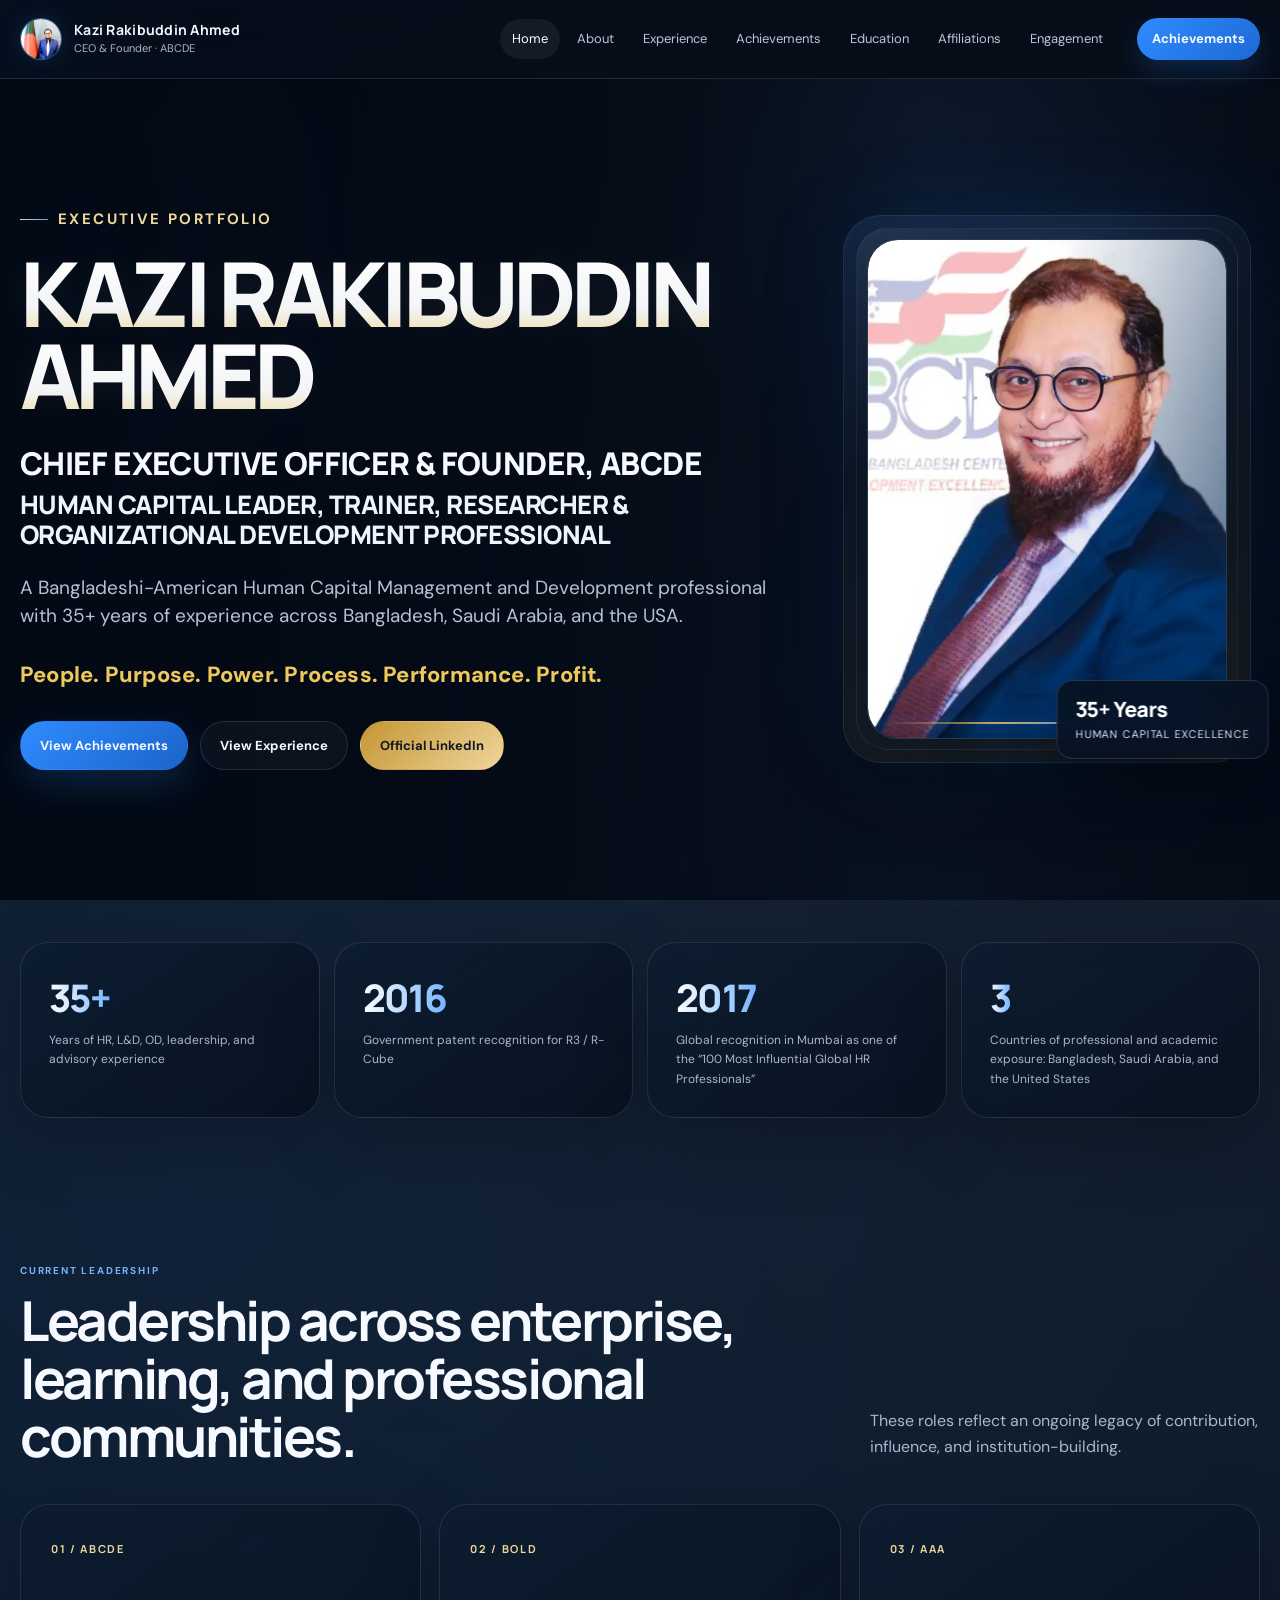
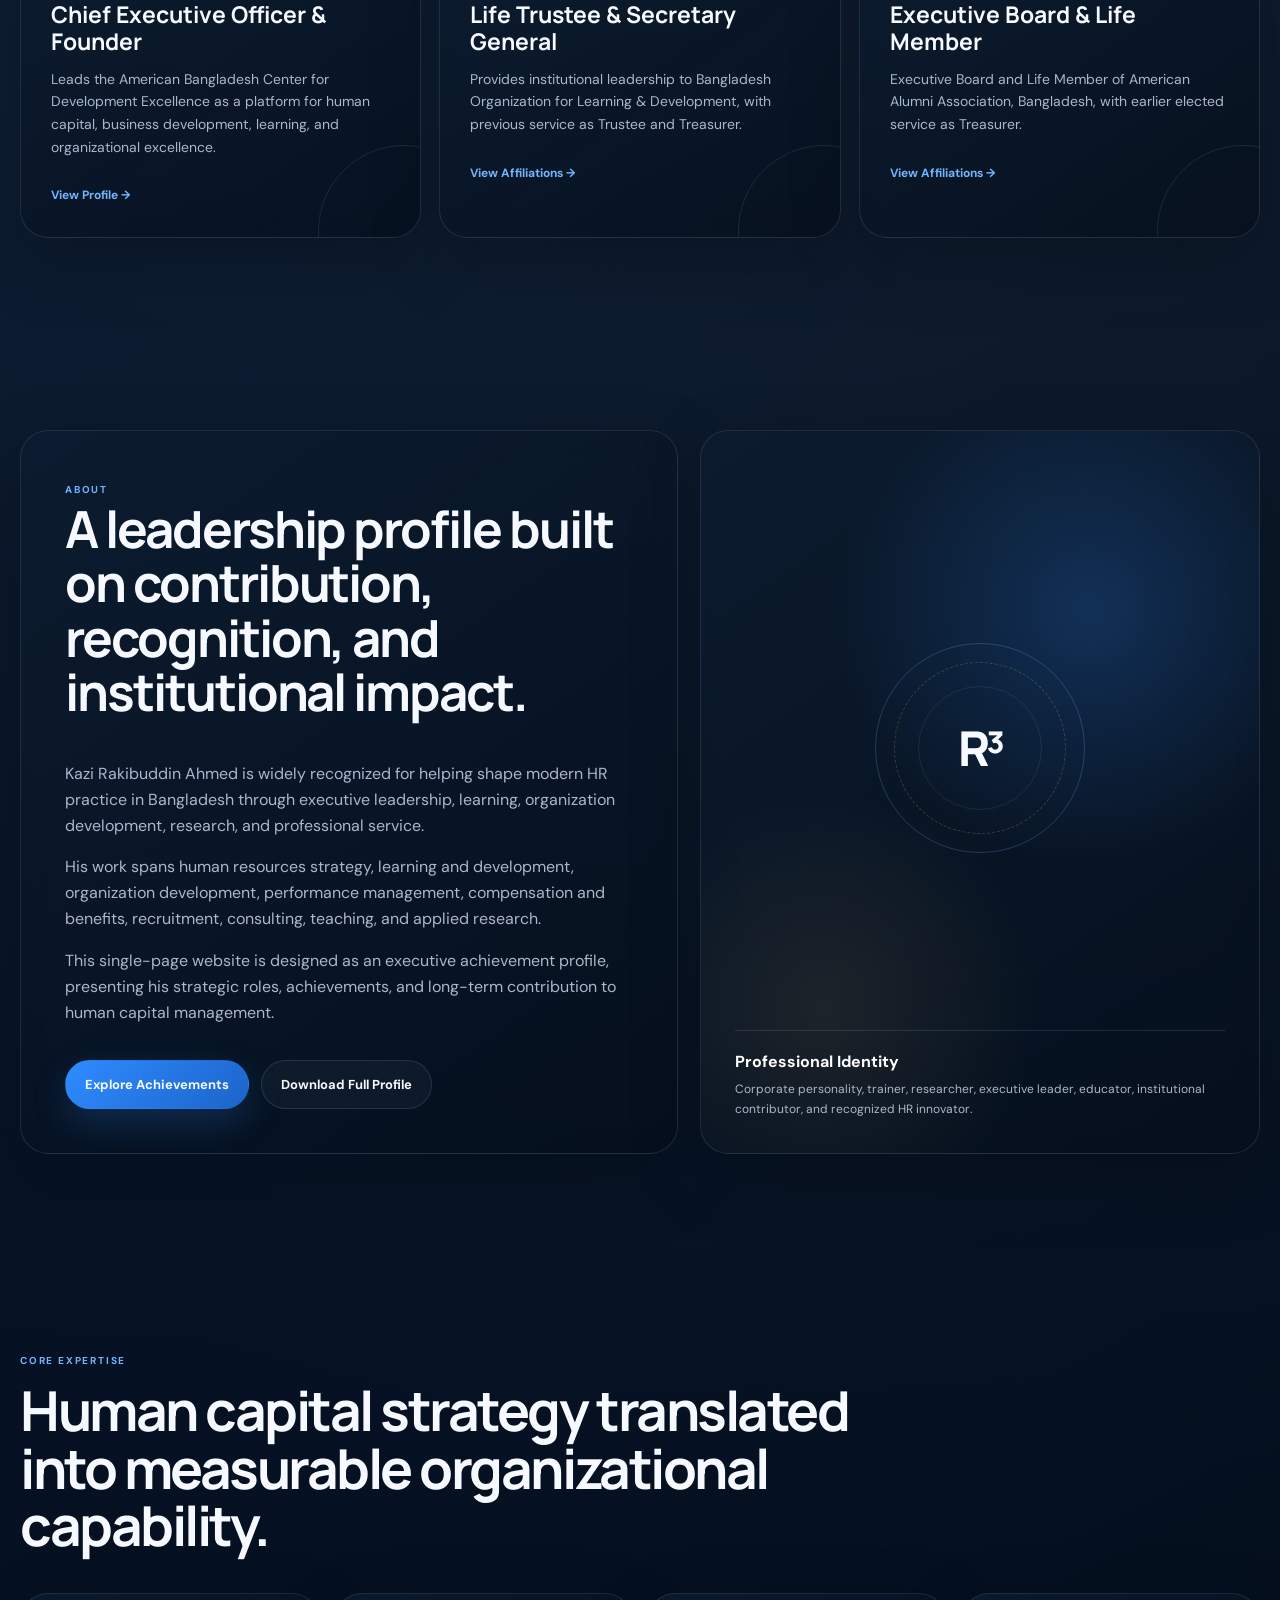
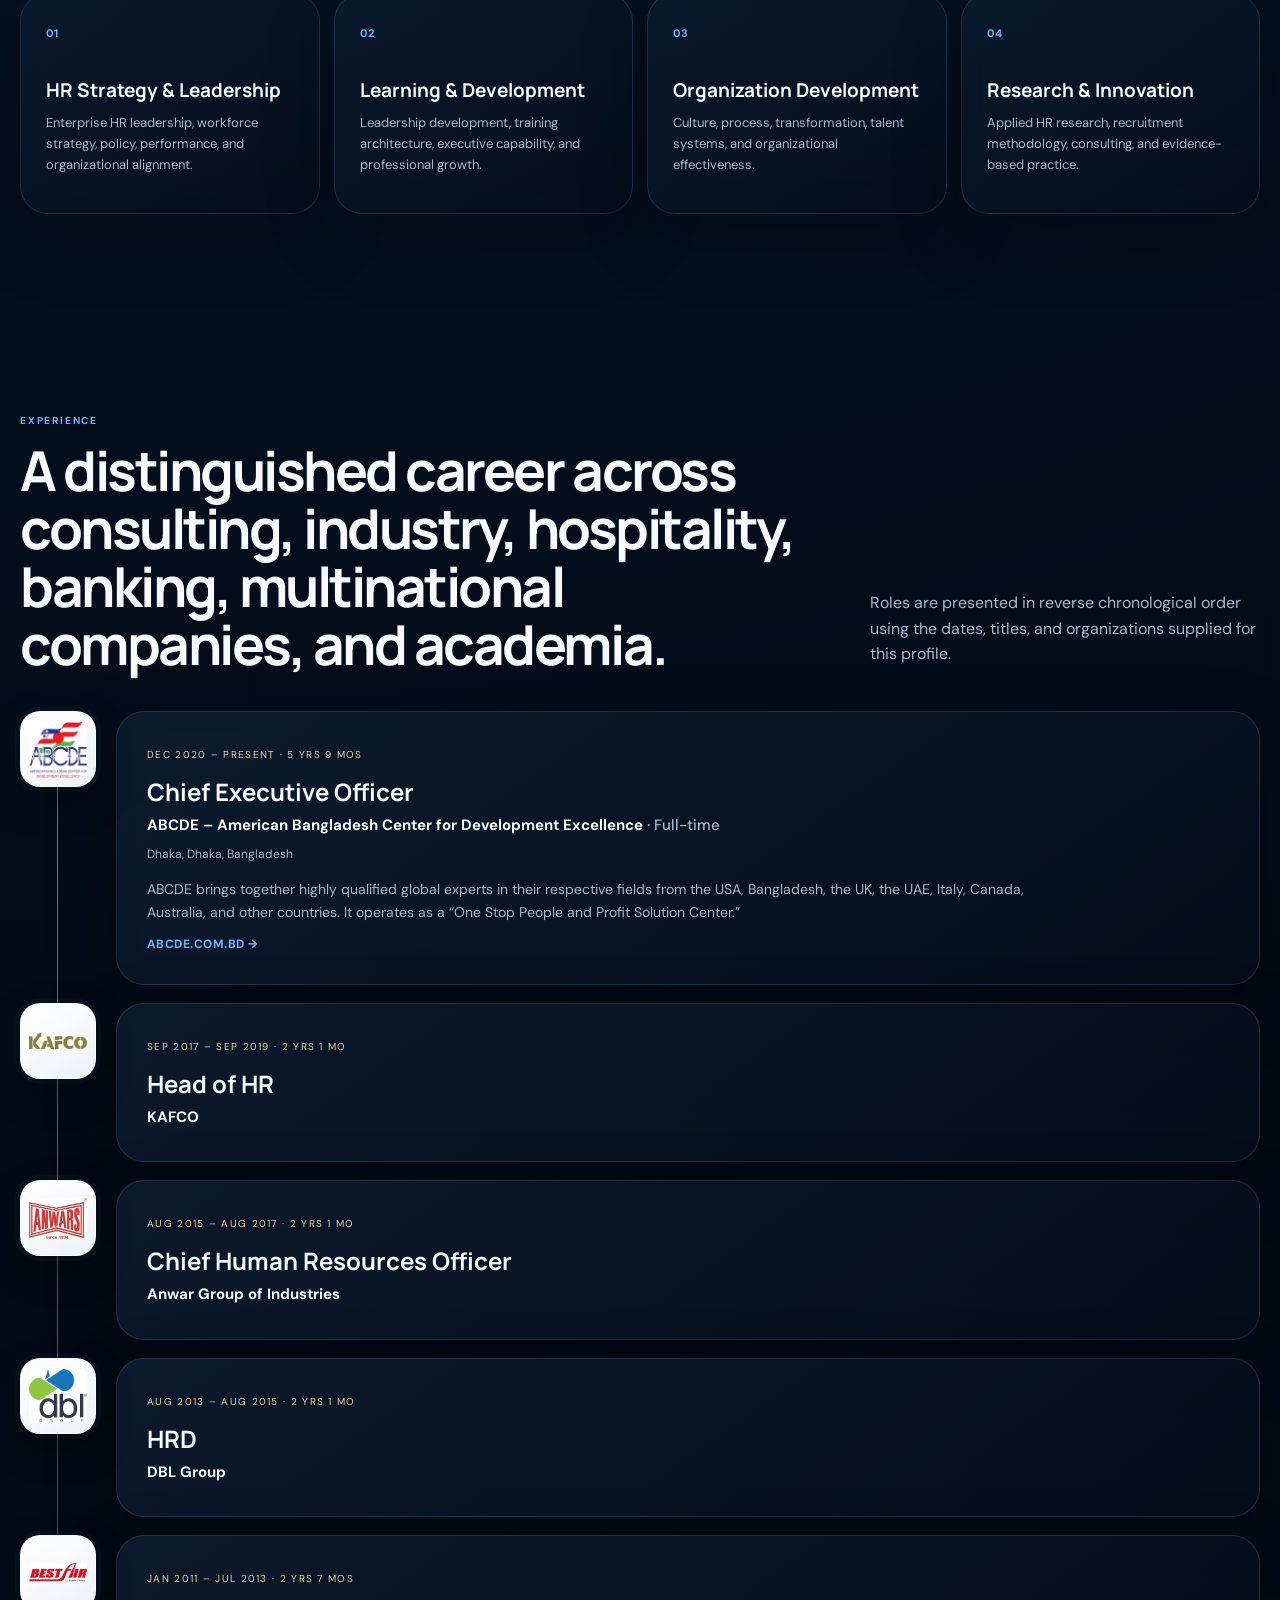
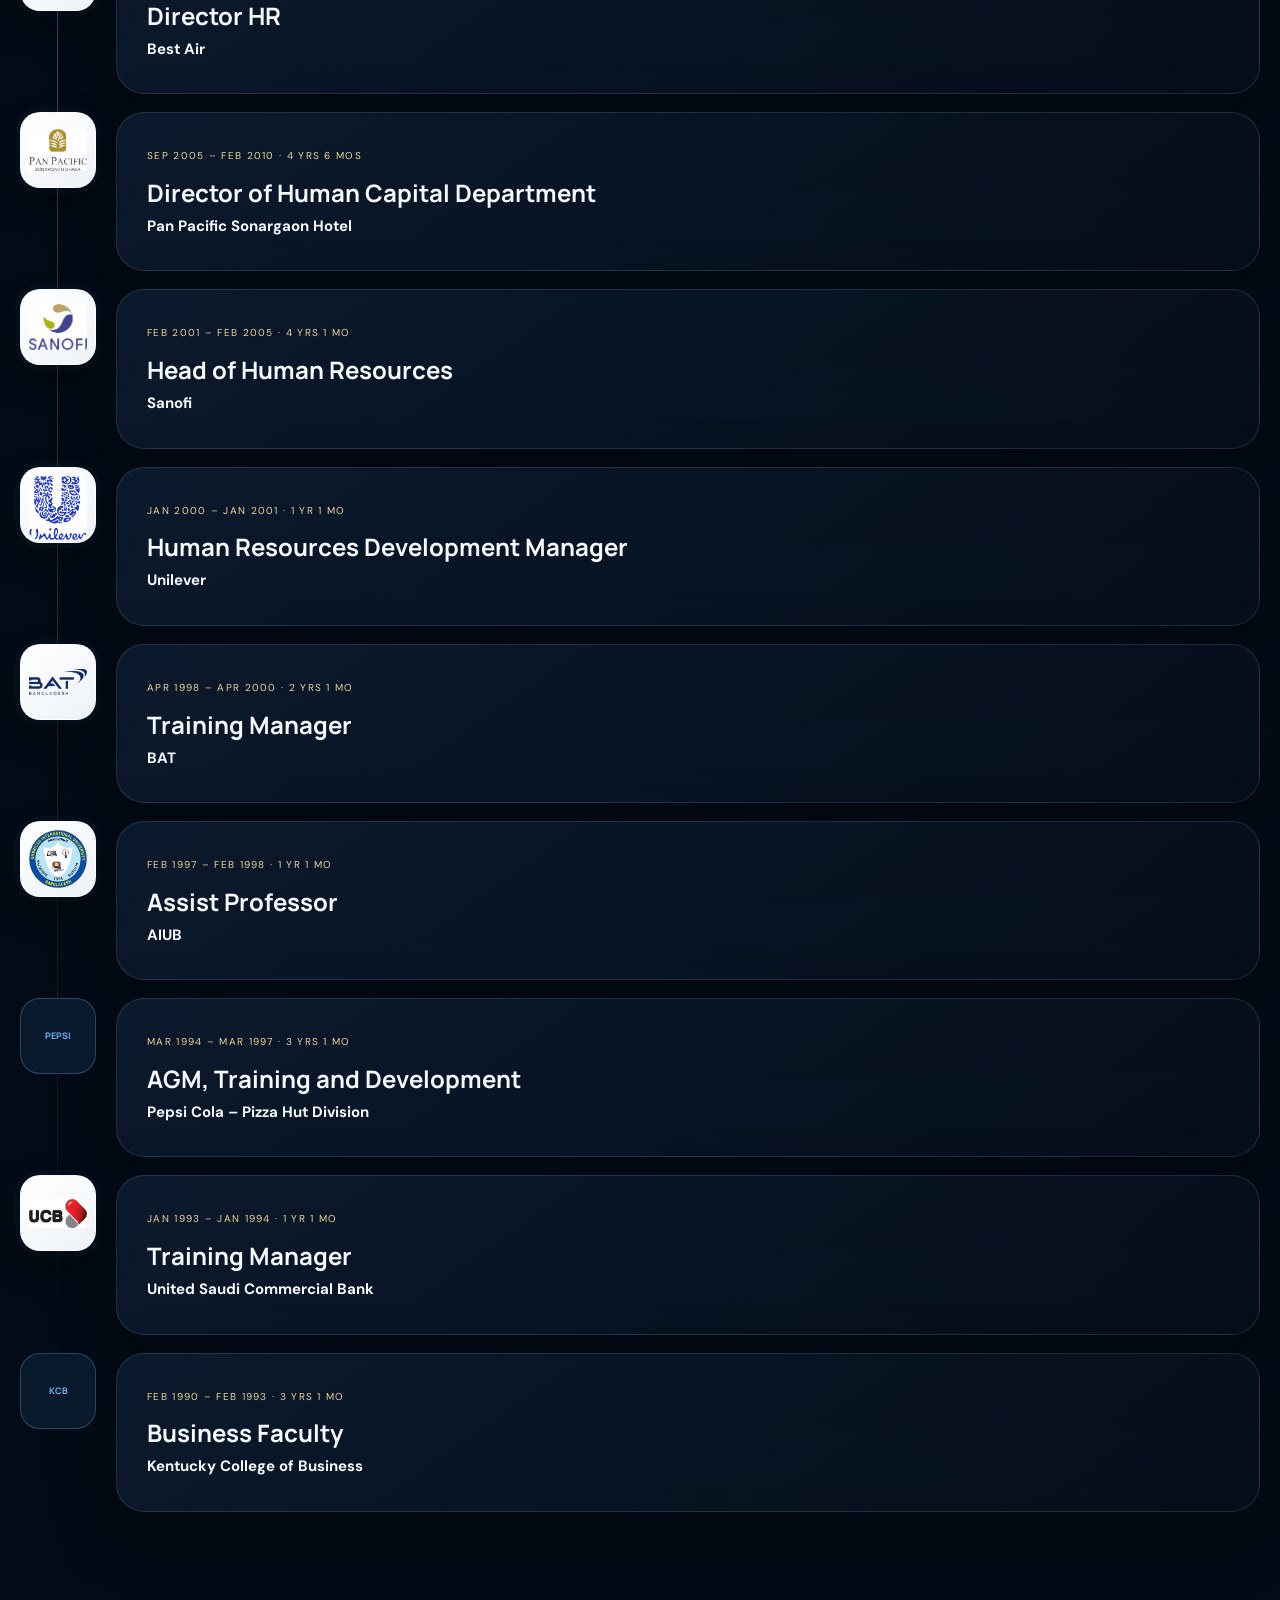
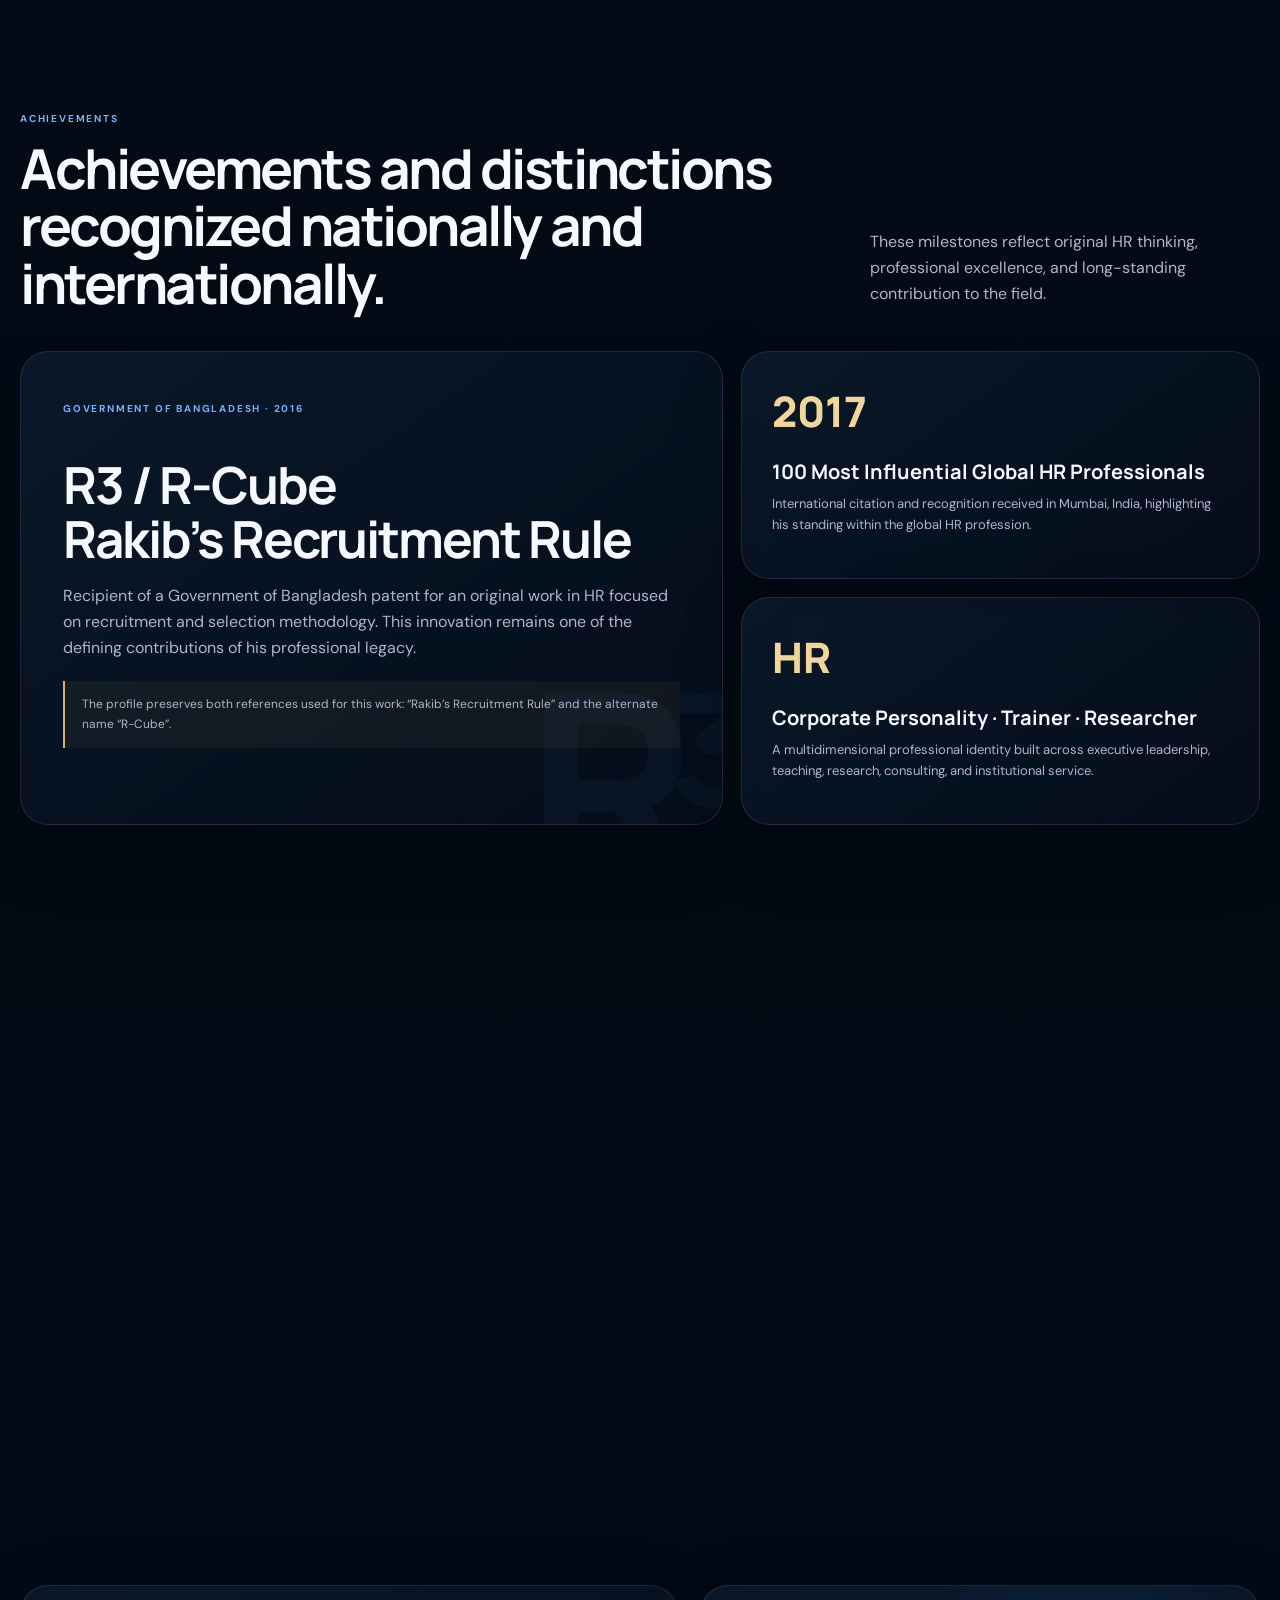
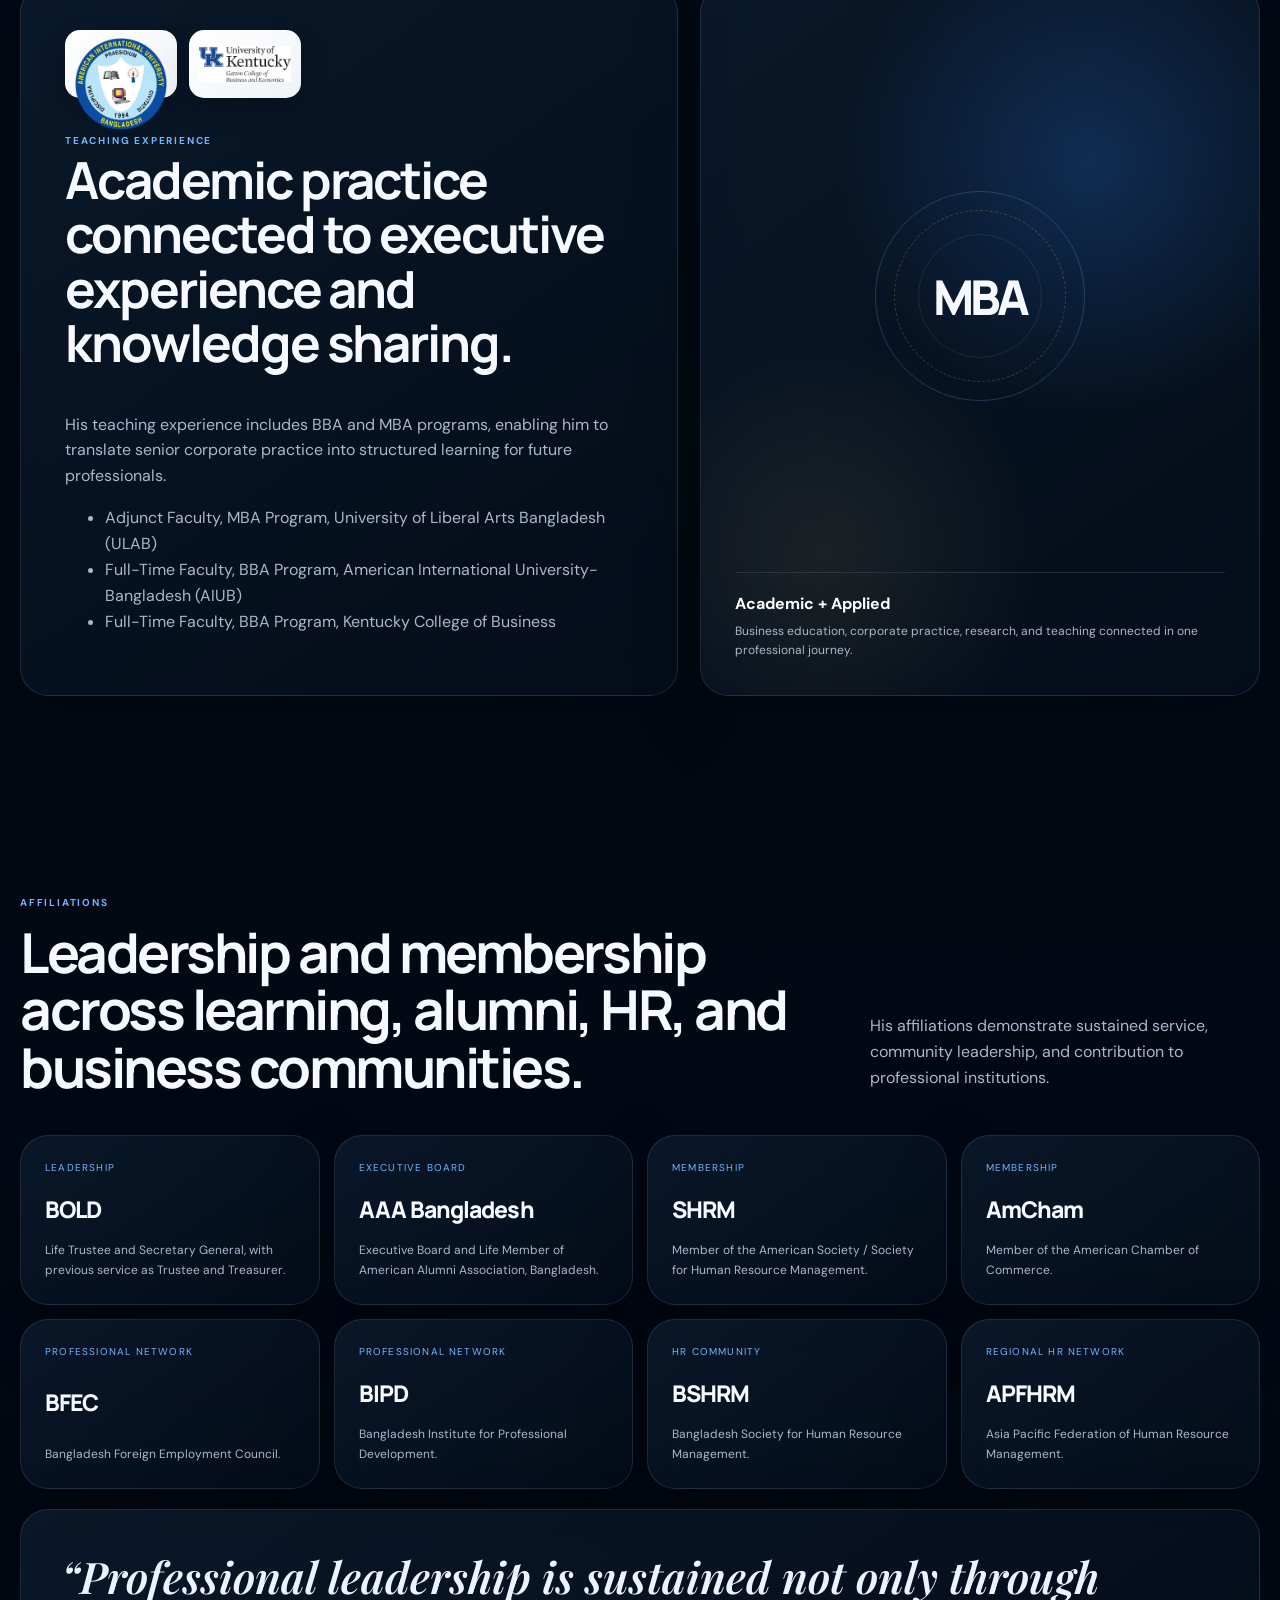
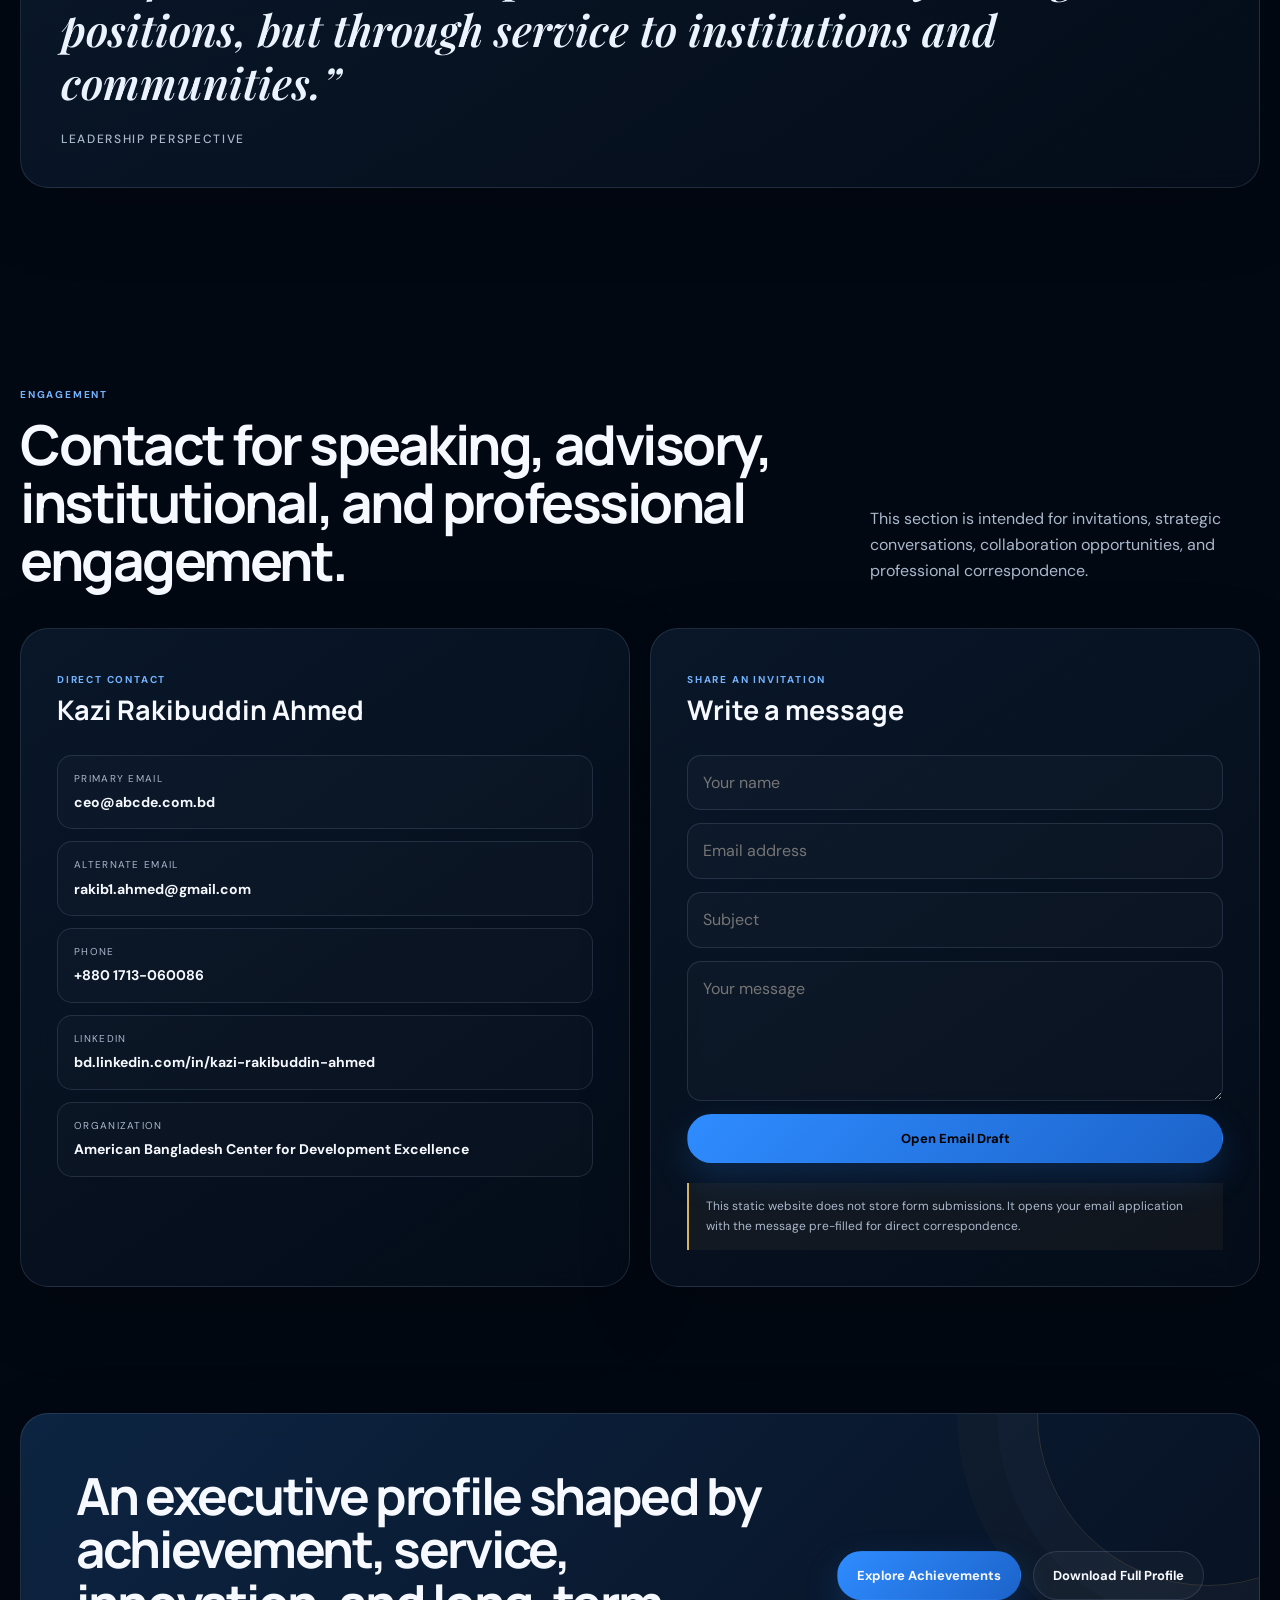
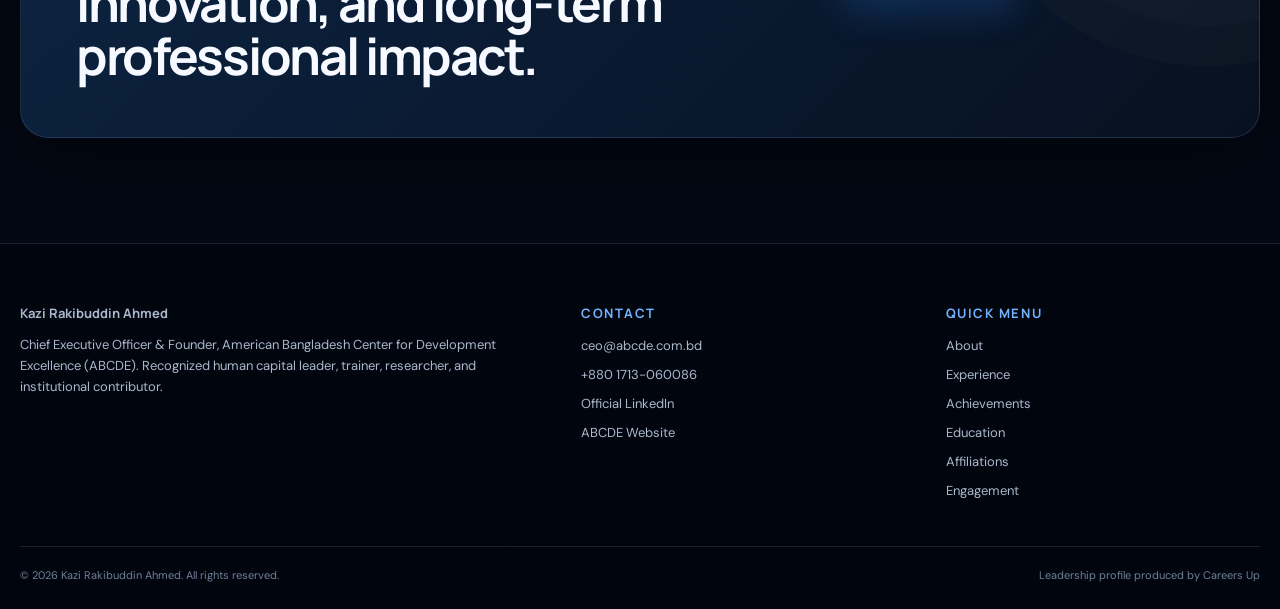
<file: index.html>
<!doctype html>
<html lang="en">
<head>
  <meta charset="utf-8">
  <meta name="viewport" content="width=device-width,initial-scale=1">
  <title>Leadership Profile | Kazi Rakibuddin Ahmed</title>
  <meta name="description" content="Single-page official leadership profile of Kazi Rakibuddin Ahmed, highlighting achievements, institutional roles, leadership journey, education, and affiliations.">
  <meta name="theme-color" content="#020813">
  <meta property="og:title" content="Leadership Profile | Kazi Rakibuddin Ahmed">
  <meta property="og:description" content="Single-page official leadership profile of Kazi Rakibuddin Ahmed, highlighting achievements, institutional roles, leadership journey, education, and affiliations.">
  <meta property="og:image" content="assets/og-image.svg">
  <link rel="icon" href="assets/monogram.svg" type="image/svg+xml">
  <link rel="stylesheet" href="styles.css">
</head>
<body>
  <div class="page-intro" aria-hidden="true"><div class="intro-card"><div class="intro-photo"><img src="assets/kazi-rakibuddin-portrait.jpg" alt="Portrait of Kazi Rakibuddin Ahmed"></div><strong>Kazi Rakibuddin Ahmed</strong><span>Leadership Profile</span></div></div>
  <div class="scroll-progress"></div><div class="cursor-glow" aria-hidden="true"></div><a class="skip" href="#main">Skip to content</a>

  <header class="site-header">
    <div class="wrap header-row">
      <a class="brand" href="#home"><span class="brand-mark brand-photo"><img src="assets/kazi-rakibuddin-portrait.jpg" alt="Portrait of Kazi Rakibuddin Ahmed"></span><span><strong>Kazi Rakibuddin Ahmed</strong><small>CEO &amp; Founder · ABCDE</small></span></a>
      <button class="menu-btn" aria-expanded="false" aria-controls="primary-nav">Menu</button>
      <nav class="nav" id="primary-nav">
        <a href="#home" aria-current="page">Home</a>
        <a href="#about">About</a>
        <a href="#journey">Experience</a>
        <a href="#achievements">Achievements</a>
        <a href="#education">Education</a>
        <a href="#affiliations">Affiliations</a>
        <a href="#engagement">Engagement</a>
      </nav>
      <a class="header-cta" href="#achievements">Achievements</a>
    </div>
  </header>

  <main id="main">
    <section id="home" class="hero-section-premium">
      <div class="wrap hero hero-premium">
        <div class="hero-copy reveal">
          <p class="eyebrow hero-kicker">Executive Portfolio</p>
          <h1 class="hero-name"><span>KAZI RAKIBUDDIN</span><span>AHMED</span></h1>
          <div class="hero-role-block">
            <p>CHIEF EXECUTIVE OFFICER &amp; FOUNDER, ABCDE</p>
            <p>HUMAN CAPITAL LEADER, TRAINER, RESEARCHER &amp; ORGANIZATIONAL DEVELOPMENT PROFESSIONAL</p>
          </div>
          <p class="hero-support">A Bangladeshi-American Human Capital Management and Development professional with 35+ years of experience across Bangladesh, Saudi Arabia, and the USA.</p>
          <p class="hero-values premium-values">People. Purpose. Power. Process. Performance. Profit.</p>
          <div class="actions hero-actions">
            <a class="btn btn-primary" href="#achievements">View Achievements</a>
            <a class="btn btn-ghost" href="#journey">View Experience</a>
            <a class="btn btn-gold" href="https://bd.linkedin.com/in/kazi-rakibuddin-ahmed" target="_blank" rel="noopener">Official LinkedIn</a>
          </div>
        </div>
        <div class="hero-visual hero-visual-premium reveal">
          <div class="hero-gradient-panel"></div>
          <div class="hero-gradient-orb orb-a"></div>
          <div class="hero-gradient-orb orb-b"></div>
          <div class="hero-portrait-wrap">
            <div class="hero-portrait-ring"></div>
            <img class="hero-portrait" src="assets/kazi-rakibuddin-hero.jpg" alt="Portrait of Kazi Rakibuddin Ahmed">
          </div>
          <div class="hero-spot-card"><strong>35+ Years</strong><span>Human Capital Excellence</span></div>
        </div>
      </div>
    </section>

    <section class="section-sm">
      <div class="wrap">
        <div class="stats">
          <article class="stat glass reveal"><strong>35+</strong><span>Years of HR, L&amp;D, OD, leadership, and advisory experience</span></article>
          <article class="stat glass reveal"><strong>2016</strong><span>Government patent recognition for R3 / R-Cube</span></article>
          <article class="stat glass reveal"><strong>2017</strong><span>Global recognition in Mumbai as one of the “100 Most Influential Global HR Professionals”</span></article>
          <article class="stat glass reveal"><strong>3</strong><span>Countries of professional and academic exposure: Bangladesh, Saudi Arabia, and the United States</span></article>
        </div>
      </div>
    </section>

    <section class="section">
      <div class="wrap">
        <div class="section-head reveal">
          <div>
            <span class="section-tag">Current Leadership</span>
            <h2>Leadership across enterprise, learning, and professional communities.</h2>
          </div>
          <p>These roles reflect an ongoing legacy of contribution, influence, and institution-building.</p>
        </div>
        <div class="leadership-grid">
          <article class="leadership-card glass reveal"><span class="num">01 / ABCDE</span><h3>Chief Executive Officer &amp; Founder</h3><p>Leads the American Bangladesh Center for Development Excellence as a platform for human capital, business development, learning, and organizational excellence.</p><a href="#about">View Profile →</a></article>
          <article class="leadership-card glass reveal"><span class="num">02 / BOLD</span><h3>Life Trustee &amp; Secretary General</h3><p>Provides institutional leadership to Bangladesh Organization for Learning &amp; Development, with previous service as Trustee and Treasurer.</p><a href="#affiliations">View Affiliations →</a></article>
          <article class="leadership-card glass reveal"><span class="num">03 / AAA</span><h3>Executive Board &amp; Life Member</h3><p>Executive Board and Life Member of American Alumni Association, Bangladesh, with earlier elected service as Treasurer.</p><a href="#affiliations">View Affiliations →</a></article>
        </div>
      </div>
    </section>

    <section class="section" id="about">
      <div class="wrap profile-grid">
        <article class="profile-copy glass reveal">
          <span class="section-tag">About</span>
          <h2>A leadership profile built on contribution, recognition, and institutional impact.</h2>
          <p>Kazi Rakibuddin Ahmed is widely recognized for helping shape modern HR practice in Bangladesh through executive leadership, learning, organization development, research, and professional service.</p>
          <p>His work spans human resources strategy, learning and development, organization development, performance management, compensation and benefits, recruitment, consulting, teaching, and applied research.</p>
          <p>This single-page website is designed as an executive achievement profile, presenting his strategic roles, achievements, and long-term contribution to human capital management.</p>
          <div class="actions">
            <a class="btn btn-primary" href="#achievements">Explore Achievements</a>
            <a class="btn btn-ghost" href="assets/Kazi_Rakibuddin_Ahmed_Profile_2026.pdf" download>Download Full Profile</a>
          </div>
        </article>
        <aside class="profile-visual glass reveal">
          <div class="visual-seal"><strong>R³</strong></div>
          <div class="visual-note"><strong>Professional Identity</strong>Corporate personality, trainer, researcher, executive leader, educator, institutional contributor, and recognized HR innovator.</div>
        </aside>
      </div>
    </section>

    <section class="section">
      <div class="wrap">
        <div class="section-head reveal"><div><span class="section-tag">Core Expertise</span><h2>Human capital strategy translated into measurable organizational capability.</h2></div></div>
        <div class="expertise">
          <article class="glass reveal"><i>01</i><h3>HR Strategy &amp; Leadership</h3><p>Enterprise HR leadership, workforce strategy, policy, performance, and organizational alignment.</p></article>
          <article class="glass reveal"><i>02</i><h3>Learning &amp; Development</h3><p>Leadership development, training architecture, executive capability, and professional growth.</p></article>
          <article class="glass reveal"><i>03</i><h3>Organization Development</h3><p>Culture, process, transformation, talent systems, and organizational effectiveness.</p></article>
          <article class="glass reveal"><i>04</i><h3>Research &amp; Innovation</h3><p>Applied HR research, recruitment methodology, consulting, and evidence-based practice.</p></article>
        </div>
      </div>
    </section>

    <section class="section" id="journey">
      <div class="wrap">
        <div class="section-head reveal">
          <div><span class="section-tag">Experience</span><h2>A distinguished career across consulting, industry, hospitality, banking, multinational companies, and academia.</h2></div>
          <p>Roles are presented in reverse chronological order using the dates, titles, and organizations supplied for this profile.</p>
        </div>
        <div class="timeline experience-timeline">
          <div class="timeline-item reveal"><span class="timeline-dot logo-dot"><img src="assets/logos/abcde.png" alt="ABCDE logo"></span><article class="timeline-card glass experience-card"><small>Dec 2020 – Present · 5 yrs 9 mos</small><h3>Chief Executive Officer</h3><div class="experience-company">ABCDE – American Bangladesh Center for Development Excellence <span>· Full-time</span></div><div class="experience-meta">Dhaka, Dhaka, Bangladesh</div><p>ABCDE brings together highly qualified global experts in their respective fields from the USA, Bangladesh, the UK, the UAE, Italy, Canada, Australia, and other countries. It operates as a “One Stop People and Profit Solution Center.”</p><a class="experience-link" href="https://abcde.com.bd" target="_blank" rel="noopener">ABCDE.COM.BD →</a></article></div>
          <div class="timeline-item reveal"><span class="timeline-dot logo-dot"><img src="assets/logos/kafco.png" alt="KAFCO logo"></span><article class="timeline-card glass experience-card"><small>Sep 2017 – Sep 2019 · 2 yrs 1 mo</small><h3>Head of HR</h3><div class="experience-company">KAFCO</div></article></div>
          <div class="timeline-item reveal"><span class="timeline-dot logo-dot"><img src="assets/logos/anwar.png" alt="Anwar Group logo"></span><article class="timeline-card glass experience-card"><small>Aug 2015 – Aug 2017 · 2 yrs 1 mo</small><h3>Chief Human Resources Officer</h3><div class="experience-company">Anwar Group of Industries</div></article></div>
          <div class="timeline-item reveal"><span class="timeline-dot logo-dot"><img src="assets/logos/dbl.png" alt="DBL Group logo"></span><article class="timeline-card glass experience-card"><small>Aug 2013 – Aug 2015 · 2 yrs 1 mo</small><h3>HRD</h3><div class="experience-company">DBL Group</div></article></div>
          <div class="timeline-item reveal"><span class="timeline-dot logo-dot"><img src="assets/logos/best-air.png" alt="Best Air logo"></span><article class="timeline-card glass experience-card"><small>Jan 2011 – Jul 2013 · 2 yrs 7 mos</small><h3>Director HR</h3><div class="experience-company">Best Air</div></article></div>
          <div class="timeline-item reveal"><span class="timeline-dot logo-dot"><img src="assets/logos/pan-pacific.png" alt="Pan Pacific Sonargaon Dhaka logo"></span><article class="timeline-card glass experience-card"><small>Sep 2005 – Feb 2010 · 4 yrs 6 mos</small><h3>Director of Human Capital Department</h3><div class="experience-company">Pan Pacific Sonargaon Hotel</div></article></div>
          <div class="timeline-item reveal"><span class="timeline-dot logo-dot"><img src="assets/logos/sanofi.png" alt="Sanofi logo"></span><article class="timeline-card glass experience-card"><small>Feb 2001 – Feb 2005 · 4 yrs 1 mo</small><h3>Head of Human Resources</h3><div class="experience-company">Sanofi</div></article></div>
          <div class="timeline-item reveal"><span class="timeline-dot logo-dot"><img src="assets/logos/unilever.png" alt="Unilever logo"></span><article class="timeline-card glass experience-card"><small>Jan 2000 – Jan 2001 · 1 yr 1 mo</small><h3>Human Resources Development Manager</h3><div class="experience-company">Unilever</div></article></div>
          <div class="timeline-item reveal"><span class="timeline-dot logo-dot"><img src="assets/logos/bat.png" alt="BAT Bangladesh logo"></span><article class="timeline-card glass experience-card"><small>Apr 1998 – Apr 2000 · 2 yrs 1 mo</small><h3>Training Manager</h3><div class="experience-company">BAT</div></article></div>
          <div class="timeline-item reveal"><span class="timeline-dot logo-dot"><img src="assets/logos/aiub.png" alt="AIUB logo"></span><article class="timeline-card glass experience-card"><small>Feb 1997 – Feb 1998 · 1 yr 1 mo</small><h3>Assist Professor</h3><div class="experience-company">AIUB</div></article></div>
          <div class="timeline-item reveal"><span class="timeline-dot">PEPSI</span><article class="timeline-card glass experience-card"><small>Mar 1994 – Mar 1997 · 3 yrs 1 mo</small><h3>AGM, Training and Development</h3><div class="experience-company">Pepsi Cola – Pizza Hut Division</div></article></div>
          <div class="timeline-item reveal"><span class="timeline-dot logo-dot"><img src="assets/logos/ucb.png" alt="UCB logo"></span><article class="timeline-card glass experience-card"><small>Jan 1993 – Jan 1994 · 1 yr 1 mo</small><h3>Training Manager</h3><div class="experience-company">United Saudi Commercial Bank</div></article></div>
          <div class="timeline-item reveal"><span class="timeline-dot">KCB</span><article class="timeline-card glass experience-card"><small>Feb 1990 – Feb 1993 · 3 yrs 1 mo</small><h3>Business Faculty</h3><div class="experience-company">Kentucky College of Business</div></article></div>
        </div>
      </div>
    </section>

    <section class="section" id="achievements">
      <div class="wrap">
        <div class="section-head reveal"><div><span class="section-tag">Achievements</span><h2>Achievements and distinctions recognized nationally and internationally.</h2></div><p>These milestones reflect original HR thinking, professional excellence, and long-standing contribution to the field.</p></div>
        <div class="achievement-grid">
          <article class="achievement-hero glass reveal"><span class="section-tag">Government of Bangladesh · 2016</span><h3>R3 / R-Cube<br>Rakib’s Recruitment Rule</h3><p>Recipient of a Government of Bangladesh patent for an original work in HR focused on recruitment and selection methodology. This innovation remains one of the defining contributions of his professional legacy.</p><div class="notice">The profile preserves both references used for this work: “Rakib’s Recruitment Rule” and the alternate name “R-Cube”.</div></article>
          <div class="achievement-stack">
            <article class="achievement-mini glass reveal"><strong>2017</strong><h3>100 Most Influential Global HR Professionals</h3><p>International citation and recognition received in Mumbai, India, highlighting his standing within the global HR profession.</p></article>
            <article class="achievement-mini glass reveal"><strong>HR</strong><h3>Corporate Personality · Trainer · Researcher</h3><p>A multidimensional professional identity built across executive leadership, teaching, research, consulting, and institutional service.</p></article>
          </div>
        </div>
      </div>
    </section>

    <section class="section" id="education">
      <div class="wrap">
        <div class="section-head reveal"><div><span class="section-tag">Education &amp; Knowledge Sharing</span><h2>Academic preparation supporting a distinguished human capital career.</h2></div><p>Business education and teaching experience reinforce the practical depth of his leadership journey.</p></div>
        <div class="content-grid">
          <article class="content-card glass reveal education-card"><div class="education-logo"><img src="assets/logos/university-kentucky.png" alt="University of Kentucky logo"></div><span class="section-tag">Graduate Education</span><h3>MBA in Marketing</h3><p>University of Kentucky, USA.</p></article>
          <article class="content-card glass reveal education-card"><div class="education-logo"><img src="assets/logos/university-kentucky.png" alt="University of Kentucky logo"></div><span class="section-tag">Undergraduate Education</span><h3>BBA in Human Resource Management</h3><p>Kentucky State University and the University of Kentucky, USA.</p></article>
        </div>
        <div class="profile-grid" style="margin-top:20px">
          <article class="profile-copy glass reveal"><div class="teaching-logo-row"><span><img src="assets/logos/aiub.png" alt="AIUB logo"></span><span><img src="assets/logos/university-kentucky.png" alt="University of Kentucky logo"></span></div><span class="section-tag">Teaching Experience</span><h2>Academic practice connected to executive experience and knowledge sharing.</h2><p>His teaching experience includes BBA and MBA programs, enabling him to translate senior corporate practice into structured learning for future professionals.</p><ul style="color:var(--muted)"><li>Adjunct Faculty, MBA Program, University of Liberal Arts Bangladesh (ULAB)</li><li>Full-Time Faculty, BBA Program, American International University-Bangladesh (AIUB)</li><li>Full-Time Faculty, BBA Program, Kentucky College of Business</li></ul></article>
          <aside class="profile-visual glass reveal"><div class="visual-seal"><strong>MBA</strong></div><div class="visual-note"><strong>Academic + Applied</strong>Business education, corporate practice, research, and teaching connected in one professional journey.</div></aside>
        </div>
      </div>
    </section>

    <section class="section" id="affiliations">
      <div class="wrap">
        <div class="section-head reveal"><div><span class="section-tag">Affiliations</span><h2>Leadership and membership across learning, alumni, HR, and business communities.</h2></div><p>His affiliations demonstrate sustained service, community leadership, and contribution to professional institutions.</p></div>
        <div class="logo-cloud">
          <article class="logo-card glass reveal"><em>Leadership</em><strong>BOLD</strong><span>Life Trustee and Secretary General, with previous service as Trustee and Treasurer.</span></article>
          <article class="logo-card glass reveal"><em>Executive Board</em><strong>AAA Bangladesh</strong><span>Executive Board and Life Member of American Alumni Association, Bangladesh.</span></article>
          <article class="logo-card glass reveal"><em>Membership</em><strong>SHRM</strong><span>Member of the American Society / Society for Human Resource Management.</span></article>
          <article class="logo-card glass reveal"><em>Membership</em><strong>AmCham</strong><span>Member of the American Chamber of Commerce.</span></article>
          <article class="logo-card glass reveal"><em>Professional Network</em><strong>BFEC</strong><span>Bangladesh Foreign Employment Council.</span></article>
          <article class="logo-card glass reveal"><em>Professional Network</em><strong>BIPD</strong><span>Bangladesh Institute for Professional Development.</span></article>
          <article class="logo-card glass reveal"><em>HR Community</em><strong>BSHRM</strong><span>Bangladesh Society for Human Resource Management.</span></article>
          <article class="logo-card glass reveal"><em>Regional HR Network</em><strong>APFHRM</strong><span>Asia Pacific Federation of Human Resource Management.</span></article>
        </div>
        <div style="margin-top:20px"><article class="quote glass reveal">“Professional leadership is sustained not only through positions, but through service to institutions and communities.”<span>Leadership Perspective</span></article></div>
      </div>
    </section>

    <section class="section" id="engagement">
      <div class="wrap">
        <div class="section-head reveal"><div><span class="section-tag">Engagement</span><h2>Contact for speaking, advisory, institutional, and professional engagement.</h2></div><p>This section is intended for invitations, strategic conversations, collaboration opportunities, and professional correspondence.</p></div>
        <div class="contact-grid">
          <article class="contact-card glass reveal"><span class="section-tag">Direct Contact</span><h3>Kazi Rakibuddin Ahmed</h3><div class="contact-list"><a class="contact-row" href="mailto:ceo@abcde.com.bd"><small>Primary Email</small><strong>ceo@abcde.com.bd</strong></a><a class="contact-row" href="mailto:rakib1.ahmed@gmail.com"><small>Alternate Email</small><strong>rakib1.ahmed@gmail.com</strong></a><a class="contact-row" href="tel:+8801713060086"><small>Phone</small><strong>+880 1713-060086</strong></a><a class="contact-row" href="https://bd.linkedin.com/in/kazi-rakibuddin-ahmed" target="_blank" rel="noopener"><small>LinkedIn</small><strong>bd.linkedin.com/in/kazi-rakibuddin-ahmed</strong></a><a class="contact-row" href="https://abcde.com.bd" target="_blank" rel="noopener"><small>Organization</small><strong>American Bangladesh Center for Development Excellence</strong></a></div></article>
          <article class="contact-card glass reveal"><span class="section-tag">Share an Invitation</span><h3>Write a message</h3><form class="contact-form"><input name="name" required placeholder="Your name"><input name="email" type="email" required placeholder="Email address"><input name="subject" placeholder="Subject"><textarea name="message" required placeholder="Your message"></textarea><button class="btn btn-primary" type="submit">Open Email Draft</button></form><div class="notice">This static website does not store form submissions. It opens your email application with the message pre-filled for direct correspondence.</div></article>
        </div>
      </div>
    </section>
  </main>

  <section class="final-cta"><div class="wrap"><div class="cta-card glass reveal"><h2>An executive profile shaped by achievement, service, innovation, and long-term professional impact.</h2><div class="actions"><a class="btn btn-primary" href="#achievements">Explore Achievements</a><a class="btn btn-ghost" href="assets/Kazi_Rakibuddin_Ahmed_Profile_2026.pdf" download>Download Full Profile</a></div></div></div></section>

  <footer class="site-footer">
    <div class="wrap">
      <div class="footer-grid">
        <div><a class="footer-name" href="#home">Kazi Rakibuddin Ahmed</a><p>Chief Executive Officer &amp; Founder, American Bangladesh Center for Development Excellence (ABCDE). Recognized human capital leader, trainer, researcher, and institutional contributor.</p></div>
        <div><h3>Contact</h3><div class="footer-links"><a href="mailto:ceo@abcde.com.bd">ceo@abcde.com.bd</a><a href="tel:+8801713060086">+880 1713-060086</a><a href="https://bd.linkedin.com/in/kazi-rakibuddin-ahmed" target="_blank" rel="noopener">Official LinkedIn</a><a href="https://abcde.com.bd" target="_blank" rel="noopener">ABCDE Website</a></div></div>
        <div><h3>Quick Menu</h3><div class="footer-links"><a href="#about">About</a><a href="#journey">Experience</a><a href="#achievements">Achievements</a><a href="#education">Education</a><a href="#affiliations">Affiliations</a><a href="#engagement">Engagement</a></div></div>
      </div>
      <div class="footer-bottom"><span>© 2026 Kazi Rakibuddin Ahmed. All rights reserved.</span><span>Leadership profile produced by <a href="https://thecareersup.com/" target="_blank" rel="noopener">Careers Up</a></span></div>
    </div>
  </footer>

  <script src="site.js"></script>
</body>
</html>
</file>
<file: styles.css>
@import url('https://fonts.googleapis.com/css2?family=DM+Sans:wght@400;500;600;700&family=Manrope:wght@400;500;600;700;800&family=Playfair+Display:ital,wght@1,500;1,600&display=swap');

:root{
  --bg:#020813;--bg2:#06111f;--panel:rgba(8,20,36,.72);--panel-solid:#091829;
  --text:#f6f9ff;--muted:#aab8cc;--line:rgba(170,196,231,.15);
  --blue:#2f8cff;--blue2:#74b4ff;--gold:#d8b35f;--gold2:#f0d69a;
  --max:1240px;--radius:28px;--shadow:0 30px 80px rgba(0,0,0,.35);
}
*{box-sizing:border-box}html{scroll-behavior:smooth}body{margin:0;background:
 radial-gradient(circle at 14% 10%,rgba(47,140,255,.14),transparent 30%),
 radial-gradient(circle at 83% 2%,rgba(216,179,95,.08),transparent 25%),
 linear-gradient(180deg,var(--bg),#030b16 48%,#020711);
 color:var(--text);font-family:'DM Sans',system-ui,sans-serif;line-height:1.62;overflow-x:hidden}
body::before{content:"";position:fixed;inset:0;pointer-events:none;opacity:.22;background-image:
 linear-gradient(rgba(255,255,255,.018) 1px,transparent 1px),linear-gradient(90deg,rgba(255,255,255,.018) 1px,transparent 1px);background-size:42px 42px;mask-image:linear-gradient(to bottom,black,transparent 88%)}
a{color:inherit;text-decoration:none}img{max-width:100%;display:block}button,input,textarea{font:inherit}.wrap{width:min(var(--max),calc(100% - 40px));margin:auto}.skip{position:fixed;top:-80px;left:20px;background:white;color:#111;padding:10px 16px;z-index:999}.skip:focus{top:12px}
.scroll-progress{position:fixed;left:0;top:0;height:2px;background:linear-gradient(90deg,var(--blue),var(--gold));width:0;z-index:1000}
.cursor-glow{position:fixed;width:420px;height:420px;border-radius:50%;pointer-events:none;z-index:-1;background:radial-gradient(circle,rgba(47,140,255,.09),transparent 66%);transform:translate(-50%,-50%)}
.site-header{position:sticky;top:0;z-index:100;padding:18px 0;background:rgba(2,8,19,.72);backdrop-filter:blur(18px);border-bottom:1px solid var(--line)}
.header-row{display:flex;align-items:center;gap:22px}.brand{display:flex;align-items:center;gap:12px;min-width:280px}.brand-mark{width:42px;height:42px;border-radius:50%;display:grid;place-items:center;border:1px solid rgba(116,180,255,.38);background:linear-gradient(145deg,rgba(47,140,255,.18),rgba(216,179,95,.12));font:700 13px 'Manrope';letter-spacing:.06em;box-shadow:0 0 30px rgba(47,140,255,.16)}.brand strong{display:block;font:700 14px 'Manrope';letter-spacing:.02em}.brand small{display:block;color:var(--muted);font-size:11px;margin-top:1px}.nav{display:flex;gap:5px;margin-left:auto}.nav a{padding:9px 12px;border-radius:999px;color:#b9c6d8;font-size:13px;white-space:nowrap}.nav a:hover,.nav a[aria-current="page"]{background:rgba(255,255,255,.06);color:white}.header-cta{padding:10px 15px;border-radius:999px;background:linear-gradient(135deg,var(--blue),#1d69d5);font-weight:700;font-size:13px;box-shadow:0 12px 28px rgba(47,140,255,.2)}.menu-btn{display:none;margin-left:auto;background:transparent;color:white;border:1px solid var(--line);border-radius:10px;padding:8px 11px}

.page-intro{position:fixed;inset:0;z-index:999;background:#020813;display:grid;place-items:center;transition:opacity .55s ease,visibility .55s}.page-intro.done{opacity:0;visibility:hidden}.intro-card{text-align:center}.intro-monogram{width:104px;height:104px;border-radius:50%;display:grid;place-items:center;margin:0 auto 24px;border:1px solid rgba(116,180,255,.4);background:radial-gradient(circle at 30% 20%,rgba(116,180,255,.25),rgba(8,20,36,.9));box-shadow:0 0 0 12px rgba(255,255,255,.015),0 0 80px rgba(47,140,255,.2);font:800 25px 'Manrope';letter-spacing:.08em;animation:introPulse 1.3s ease-in-out infinite alternate}.intro-card strong{font:700 20px 'Manrope'}.intro-card span{display:block;color:var(--muted);font-size:12px;text-transform:uppercase;letter-spacing:.16em;margin-top:6px}@keyframes introPulse{to{transform:scale(1.04);box-shadow:0 0 0 17px rgba(255,255,255,.012),0 0 110px rgba(47,140,255,.3)}}

.hero{min-height:calc(100vh - 79px);display:grid;grid-template-columns:1.1fr .9fr;gap:70px;align-items:center;padding:78px 0 72px}.eyebrow{display:flex;align-items:center;gap:10px;color:var(--blue2);text-transform:uppercase;letter-spacing:.18em;font-size:11px;font-weight:700}.eyebrow::before{content:"";width:34px;height:1px;background:linear-gradient(90deg,var(--blue),transparent)}h1,h2,h3,p{margin-top:0}.hero h1{font:800 clamp(55px,7vw,102px)/.92 'Manrope';letter-spacing:-.065em;margin:20px 0 28px}.hero h1 span{display:block}.hero h1 .accent{font-family:'Playfair Display',serif;font-style:italic;font-weight:600;letter-spacing:-.04em;color:transparent;background:linear-gradient(90deg,#fff,var(--blue2) 48%,var(--gold2));background-clip:text}.hero-role{font:600 clamp(20px,2.2vw,31px)/1.28 'Manrope';max-width:760px;margin-bottom:18px}.hero-support{max-width:720px;color:var(--muted);font-size:17px}.hero-values{color:var(--gold2);letter-spacing:.12em;text-transform:uppercase;font-size:11px;font-weight:700;margin-top:28px}.actions{display:flex;flex-wrap:wrap;gap:12px;margin-top:34px}.btn{display:inline-flex;align-items:center;justify-content:center;gap:9px;border-radius:999px;padding:13px 19px;border:1px solid var(--line);font-weight:700;font-size:13px;transition:.25s}.btn:hover{transform:translateY(-2px);border-color:rgba(116,180,255,.45)}.btn-primary{background:linear-gradient(135deg,var(--blue),#1c63ca);border-color:transparent;box-shadow:0 14px 36px rgba(47,140,255,.2)}.btn-gold{background:linear-gradient(135deg,#c49534,var(--gold2));color:#111724;border-color:transparent}.btn-ghost{background:rgba(255,255,255,.035)}
.hero-visual{position:relative;min-height:630px;display:grid;place-items:center}.orbit{position:absolute;width:560px;height:560px;border-radius:50%;border:1px solid rgba(116,180,255,.14);animation:spin 28s linear infinite}.orbit::before,.orbit::after{content:"";position:absolute;border-radius:50%;inset:50px;border:1px dashed rgba(216,179,95,.12)}.orbit::after{inset:115px;border-style:solid;border-color:rgba(255,255,255,.07)}@keyframes spin{to{transform:rotate(360deg)}}.executive-card{position:relative;width:min(430px,90%);aspect-ratio:.78;border-radius:38px;border:1px solid rgba(151,190,239,.2);background:linear-gradient(155deg,rgba(15,34,57,.96),rgba(3,11,24,.94));box-shadow:var(--shadow);overflow:hidden;padding:40px;isolation:isolate}.executive-card::before{content:"";position:absolute;inset:0;background:radial-gradient(circle at 28% 16%,rgba(47,140,255,.25),transparent 36%),linear-gradient(140deg,transparent 48%,rgba(216,179,95,.08));z-index:-1}.executive-card::after{content:"";position:absolute;width:280px;height:280px;border-radius:50%;right:-90px;bottom:-100px;border:1px solid rgba(116,180,255,.22);box-shadow:0 0 0 32px rgba(116,180,255,.025),0 0 0 65px rgba(216,179,95,.018)}.kicker{color:var(--muted);font-size:11px;text-transform:uppercase;letter-spacing:.18em}.monogram{font:800 90px/1 'Manrope';letter-spacing:-.08em;margin:55px 0 4px;color:transparent;-webkit-text-stroke:1px rgba(255,255,255,.28);text-shadow:0 0 40px rgba(47,140,255,.22)}.signature{font:600 29px/1.1 'Playfair Display';font-style:italic;margin-bottom:34px}.role-stack{display:grid;gap:11px}.role-chip{padding:13px 15px;border:1px solid var(--line);border-radius:14px;background:rgba(255,255,255,.025)}.role-chip strong{display:block;font-size:12px}.role-chip span{display:block;color:var(--muted);font-size:11px;margin-top:2px}.card-index{position:absolute;right:30px;top:28px;color:rgba(255,255,255,.25);font:700 11px 'Manrope';letter-spacing:.14em}.floating-label{position:absolute;right:0;top:17%;padding:12px 16px;border-radius:16px;background:rgba(7,17,30,.85);border:1px solid var(--line);backdrop-filter:blur(12px);box-shadow:var(--shadow);font-size:11px;color:var(--muted)}.floating-label strong{display:block;color:white;font-size:13px}

.section{padding:96px 0}.section-sm{padding:42px 0}.section-head{display:flex;justify-content:space-between;gap:30px;align-items:flex-end;margin-bottom:38px}.section-head h2{max-width:840px;font:700 clamp(35px,4.3vw,62px)/1.05 'Manrope';letter-spacing:-.045em;margin:10px 0 0}.section-head p{max-width:390px;color:var(--muted);margin-bottom:6px}.section-tag{color:var(--blue2);text-transform:uppercase;font-size:10px;letter-spacing:.18em;font-weight:700}.glass{background:linear-gradient(145deg,rgba(12,28,47,.78),rgba(5,14,27,.75));border:1px solid var(--line);border-radius:var(--radius);box-shadow:0 24px 70px rgba(0,0,0,.22);backdrop-filter:blur(12px)}
.stats{display:grid;grid-template-columns:repeat(4,1fr);gap:14px}.stat{padding:28px}.stat strong{font:800 38px 'Manrope';letter-spacing:-.04em;background:linear-gradient(90deg,#fff,var(--blue2));background-clip:text;color:transparent}.stat span{display:block;color:var(--muted);font-size:12px;margin-top:8px}.leadership-grid{display:grid;grid-template-columns:repeat(3,1fr);gap:18px}.leadership-card{padding:30px;min-height:260px;position:relative;overflow:hidden}.leadership-card::after{content:"";position:absolute;width:170px;height:170px;border-radius:50%;right:-70px;bottom:-80px;border:1px solid rgba(116,180,255,.14)}.num{color:var(--gold2);font:700 11px 'Manrope';letter-spacing:.15em}.leadership-card h3{font:700 23px/1.2 'Manrope';margin:40px 0 12px}.leadership-card p{color:var(--muted);font-size:14px}.leadership-card a{display:inline-flex;margin-top:14px;color:var(--blue2);font-weight:700;font-size:12px}
.profile-grid{display:grid;grid-template-columns:1.08fr .92fr;gap:22px}.profile-copy{padding:44px}.profile-copy h2{font:700 clamp(34px,4vw,56px)/1.06 'Manrope';letter-spacing:-.04em}.profile-copy p{color:var(--muted);font-size:16px}.profile-visual{padding:34px;display:flex;flex-direction:column;justify-content:space-between;min-height:510px;position:relative;overflow:hidden}.profile-visual::before{content:"";position:absolute;inset:0;background:radial-gradient(circle at 70% 25%,rgba(47,140,255,.22),transparent 38%),radial-gradient(circle at 22% 80%,rgba(216,179,95,.1),transparent 30%)}.visual-seal{position:relative;width:210px;height:210px;border-radius:50%;display:grid;place-items:center;border:1px solid rgba(116,180,255,.23);margin:auto}.visual-seal::before,.visual-seal::after{content:"";position:absolute;border-radius:50%;inset:18px;border:1px dashed rgba(216,179,95,.26)}.visual-seal::after{inset:42px;border-style:solid;border-color:rgba(255,255,255,.08)}.visual-seal strong{font:800 48px 'Manrope';letter-spacing:-.08em}.visual-note{position:relative;color:var(--muted);font-size:12px;border-top:1px solid var(--line);padding-top:18px}.visual-note strong{display:block;color:white;font-size:16px;margin-bottom:5px}
.expertise{display:grid;grid-template-columns:repeat(4,1fr);gap:14px}.expertise article{padding:25px;min-height:210px}.expertise i{font-style:normal;color:var(--blue2);font-weight:700;font-size:11px}.expertise h3{font:700 19px 'Manrope';margin:32px 0 9px}.expertise p{color:var(--muted);font-size:13px}
.timeline{position:relative;display:grid;gap:14px}.timeline::before{content:"";position:absolute;left:27px;top:20px;bottom:20px;width:1px;background:linear-gradient(var(--blue),rgba(216,179,95,.25),transparent)}.timeline-item{display:grid;grid-template-columns:56px 1fr;gap:18px;align-items:start}.timeline-dot{width:56px;height:56px;border-radius:50%;display:grid;place-items:center;background:#08192b;border:1px solid rgba(116,180,255,.3);font:700 10px 'Manrope';color:var(--blue2);z-index:1}.timeline-card{padding:25px 28px}.timeline-card small{color:var(--gold2);font-size:10px;text-transform:uppercase;letter-spacing:.13em}.timeline-card h3{font:700 21px 'Manrope';margin:7px 0}.timeline-card p{color:var(--muted);font-size:14px;margin:0}
.achievement-grid{display:grid;grid-template-columns:1.15fr .85fr;gap:18px}.achievement-hero{padding:42px;min-height:460px;position:relative;overflow:hidden}.achievement-hero::after{content:"R³";position:absolute;right:-15px;bottom:-78px;font:800 250px/1 'Manrope';color:rgba(116,180,255,.045);letter-spacing:-.12em}.achievement-hero h3{font:700 clamp(36px,4vw,56px)/1.05 'Manrope';letter-spacing:-.04em;margin:38px 0 18px}.achievement-hero p{color:var(--muted);max-width:620px}.achievement-stack{display:grid;gap:18px}.achievement-mini{padding:30px;min-height:220px}.achievement-mini strong{font:800 42px 'Manrope';color:var(--gold2)}.achievement-mini h3{font:700 20px 'Manrope';margin:18px 0 8px}.achievement-mini p{font-size:13px;color:var(--muted)}
.logo-cloud{display:grid;grid-template-columns:repeat(4,1fr);gap:14px}.logo-card{min-height:170px;padding:24px;display:flex;flex-direction:column;justify-content:space-between}.logo-card strong{font:800 23px 'Manrope';letter-spacing:-.04em}.logo-card span{color:var(--muted);font-size:12px}.logo-card em{font-style:normal;color:var(--blue2);font-size:10px;text-transform:uppercase;letter-spacing:.12em}
.page-hero{padding:100px 0 70px}.page-hero .eyebrow{margin-bottom:22px}.page-hero h1{font:800 clamp(54px,7vw,94px)/.95 'Manrope';letter-spacing:-.065em;max-width:1050px;margin-bottom:28px}.page-hero p{max-width:760px;color:var(--muted);font-size:18px}.breadcrumb{font-size:11px;text-transform:uppercase;letter-spacing:.15em;color:var(--gold2);margin-bottom:28px}.content-grid{display:grid;grid-template-columns:1fr 1fr;gap:20px}.content-card{padding:34px}.content-card h3{font:700 25px 'Manrope';margin-bottom:13px}.content-card p,.content-card li{color:var(--muted);font-size:14px}.content-card ul{padding-left:18px;margin-bottom:0}.quote{padding:40px;font:600 clamp(28px,3.4vw,48px)/1.22 'Playfair Display';font-style:italic;color:#eaf3ff}.quote span{display:block;color:var(--muted);font:500 12px 'DM Sans';font-style:normal;margin-top:22px;text-transform:uppercase;letter-spacing:.14em}
.contact-grid{display:grid;grid-template-columns:1fr 1fr;gap:20px}.contact-card{padding:36px}.contact-card h3{font:700 27px 'Manrope'}.contact-list{display:grid;gap:12px;margin-top:25px}.contact-row{padding:15px 16px;border:1px solid var(--line);border-radius:15px;background:rgba(255,255,255,.018)}.contact-row small{display:block;color:var(--muted);font-size:10px;text-transform:uppercase;letter-spacing:.13em}.contact-row strong{display:block;margin-top:4px;font-size:14px;word-break:break-word}.contact-form{display:grid;gap:13px;margin-top:24px}.contact-form input,.contact-form textarea{width:100%;border:1px solid var(--line);background:rgba(255,255,255,.025);color:white;border-radius:14px;padding:14px 15px;outline:none}.contact-form input:focus,.contact-form textarea:focus{border-color:rgba(116,180,255,.5)}.contact-form textarea{min-height:140px;resize:vertical}
.final-cta{padding:30px 0 105px}.cta-card{padding:55px;display:flex;justify-content:space-between;gap:30px;align-items:center;background:linear-gradient(135deg,rgba(13,38,69,.95),rgba(8,18,34,.92));position:relative;overflow:hidden}.cta-card::after{content:"";position:absolute;width:340px;height:340px;border-radius:50%;right:-120px;top:-170px;border:1px solid rgba(216,179,95,.17);box-shadow:0 0 0 40px rgba(116,180,255,.022),0 0 0 80px rgba(216,179,95,.018)}.cta-card h2{font:700 clamp(35px,4vw,58px)/1.04 'Manrope';letter-spacing:-.045em;max-width:760px;margin:0}.cta-card .actions{position:relative;z-index:1;margin:0;flex-shrink:0}
.site-footer{border-top:1px solid var(--line);padding:60px 0 24px;background:rgba(0,0,0,.14)}.footer-grid{display:grid;grid-template-columns:1.3fr .8fr .8fr;gap:50px}.footer-grid h3{font:700 13px 'Manrope';text-transform:uppercase;letter-spacing:.12em;color:var(--blue2)}.footer-grid p,.footer-grid a{color:var(--muted);font-size:13px}.footer-name{font:700 25px 'Manrope';display:block;margin-bottom:12px}.footer-links{display:grid;gap:8px}.footer-bottom{display:flex;justify-content:space-between;gap:20px;border-top:1px solid var(--line);margin-top:45px;padding-top:20px;color:#6f8098;font-size:11px}
.reveal{opacity:0;transform:translateY(22px);transition:opacity .75s ease,transform .75s ease}.reveal.show{opacity:1;transform:none}
.notice{padding:14px 17px;border-left:2px solid var(--gold);background:rgba(216,179,95,.055);color:var(--muted);font-size:12px;margin-top:20px}
@media(max-width:1050px){.nav{position:fixed;left:20px;right:20px;top:78px;display:none;flex-direction:column;background:#071526;border:1px solid var(--line);border-radius:20px;padding:13px;box-shadow:var(--shadow)}.nav.open{display:flex}.nav a{padding:12px 14px}.menu-btn{display:block}.header-cta{display:none}.brand{min-width:0}.hero{grid-template-columns:1fr;gap:40px;min-height:auto}.hero-visual{min-height:590px}.section-head{align-items:flex-start;flex-direction:column}.profile-grid,.achievement-grid,.contact-grid{grid-template-columns:1fr}.leadership-grid{grid-template-columns:1fr 1fr}.expertise,.logo-cloud{grid-template-columns:1fr 1fr}.stats{grid-template-columns:1fr 1fr}.cta-card{align-items:flex-start;flex-direction:column}}
@media(max-width:650px){.wrap{width:min(100% - 28px,var(--max))}.site-header{padding:13px 0}.brand small{display:none}.brand strong{font-size:12px}.brand-mark{width:38px;height:38px}.hero{padding:55px 0 45px}.hero h1{font-size:53px}.hero-role{font-size:19px}.hero-support{font-size:15px}.hero-visual{min-height:475px}.orbit{width:410px;height:410px}.executive-card{padding:28px;width:340px;border-radius:30px}.monogram{font-size:70px;margin-top:40px}.signature{font-size:24px}.floating-label{right:-2px;top:4%;max-width:155px}.stats,.leadership-grid,.expertise,.logo-cloud,.content-grid{grid-template-columns:1fr}.section{padding:70px 0}.section-head h2{font-size:39px}.profile-copy,.profile-visual,.achievement-hero,.content-card,.contact-card{padding:28px}.timeline-item{grid-template-columns:44px 1fr;gap:11px}.timeline-dot{width:44px;height:44px}.timeline::before{left:22px}.cta-card{padding:32px}.footer-grid{grid-template-columns:1fr;gap:28px}.footer-bottom{flex-direction:column}.page-hero{padding:72px 0 50px}.page-hero h1{font-size:50px}.header-row{gap:10px}.btn{width:100%}.actions{display:grid}.cursor-glow{display:none}}
@media(prefers-reduced-motion:reduce){*{scroll-behavior:auto!important;animation:none!important;transition:none!important}.reveal{opacity:1;transform:none}.page-intro{display:none}}


/* Experience timeline refinements */
.experience-timeline .timeline-dot{font-size:9px;padding:4px;text-align:center;line-height:1.1;overflow-wrap:anywhere}
.experience-card{position:relative;padding:28px 30px}
.experience-card h3{font-size:24px;margin:9px 0 5px}
.experience-company{color:#f6f9ff;font-weight:700;font-size:15px;margin-bottom:4px}
.experience-company span{color:var(--muted);font-weight:500}
.experience-meta{color:var(--muted);font-size:12px;margin:7px 0 14px}
.experience-card p{margin-top:14px;max-width:900px}
.experience-link{display:inline-flex;margin-top:12px;color:var(--blue2);font-size:12px;font-weight:700;letter-spacing:.04em}
@media(max-width:650px){.experience-card{padding:22px}.experience-card h3{font-size:21px}.experience-company{font-size:14px}.experience-timeline .timeline-dot{font-size:8px}}


/* Premium reference-style hero redesign */
.hero-section-premium{position:relative;overflow:hidden;isolation:isolate}
.hero-section-premium::before{content:"";position:absolute;inset:-8% -6% auto -12%;height:120%;background:radial-gradient(circle at 12% 24%,rgba(20,68,130,.34),transparent 28%),radial-gradient(circle at 76% 20%,rgba(66,146,255,.22),transparent 24%),radial-gradient(circle at 88% 36%,rgba(255,255,255,.08),transparent 18%);animation:heroGlowDrift 14s ease-in-out infinite alternate;pointer-events:none;z-index:-2}
.hero-section-premium::after{content:"";position:absolute;inset:0;background:linear-gradient(90deg,rgba(2,8,19,.95) 0%,rgba(2,8,19,.88) 38%,rgba(2,8,19,.6) 72%,rgba(2,8,19,.82) 100%);pointer-events:none;z-index:-1}
.hero-premium{min-height:calc(100vh - 79px);grid-template-columns:minmax(0,1.2fr) minmax(250px,.8fr);gap:18px;align-items:center;padding:86px 0 88px}
.hero-copy{max-width:980px;position:relative;z-index:3}
.hero-kicker{color:var(--gold2);font-size:15px;letter-spacing:.16em;margin-bottom:18px}
.hero-kicker::before{width:28px;background:linear-gradient(90deg,var(--gold2),rgba(116,180,255,.85))}
.hero-name{font:900 clamp(56px,8.6vw,128px)/.88 'Manrope';letter-spacing:-.065em;margin:0 0 26px;text-transform:uppercase}
.hero-name span{display:block;background:linear-gradient(180deg,#ffffff 0%,#f3f4f6 68%,#efe1b4 100%);-webkit-background-clip:text;background-clip:text;color:transparent;text-shadow:0 0 30px rgba(255,255,255,.06)}
.hero-name .accent{font-family:'Manrope';font-style:normal}
.hero-role-block{margin:0 0 24px;display:grid;gap:8px;max-width:1120px}
.hero-role-block p{margin:0;font:800 clamp(20px,2.45vw,34px)/1.18 'Manrope';text-transform:uppercase;letter-spacing:-.02em;color:#f7f9ff}
.hero-role-block p:last-child{font-size:clamp(18px,2vw,28px);color:#eef4ff}
.hero-support{max-width:980px;color:#b6c2d3;font-size:clamp(16px,1.55vw,19px);line-height:1.5;margin-bottom:26px}
.premium-values{margin-top:0;color:#efc85d;letter-spacing:.01em;text-transform:none;font-size:clamp(17px,1.8vw,22px);font-weight:800}
.hero-actions{margin-top:28px}
.hero-visual-premium{min-height:640px;display:block;position:relative}
.hero-gradient-panel{position:absolute;right:0;top:4%;width:min(86%,320px);height:92%;border-radius:38px;background:linear-gradient(180deg,rgba(119,162,255,.08),rgba(255,255,255,.02) 32%,rgba(42,91,160,.08) 100%);border:1px solid rgba(167,200,255,.08);backdrop-filter:blur(2px);box-shadow:inset 0 0 0 1px rgba(255,255,255,.02),0 0 80px rgba(67,123,221,.08)}
.hero-gradient-panel::before{content:"";position:absolute;inset:0;border-radius:inherit;background:linear-gradient(90deg,rgba(255,255,255,.02),rgba(255,255,255,0) 38%,rgba(255,255,255,.03) 100%)}
.hero-gradient-orb{position:absolute;border-radius:50%;filter:blur(30px);opacity:.9;animation:orbFloat 10s ease-in-out infinite alternate}
.hero-gradient-orb.orb-a{right:4%;top:8%;width:250px;height:250px;background:radial-gradient(circle,rgba(133,175,255,.38) 0%,rgba(83,143,255,.16) 42%,rgba(83,143,255,0) 72%)}
.hero-gradient-orb.orb-b{right:18%;bottom:8%;width:220px;height:220px;background:radial-gradient(circle,rgba(18,83,168,.32) 0%,rgba(18,83,168,.14) 42%,rgba(18,83,168,0) 74%);animation-duration:12.5s}
.hero-spot-card{position:absolute;right:10%;bottom:8%;padding:14px 18px;border-radius:18px;background:rgba(7,18,34,.72);border:1px solid rgba(140,180,255,.16);box-shadow:0 24px 60px rgba(0,0,0,.22);backdrop-filter:blur(12px)}
.hero-spot-card strong{display:block;font:800 20px 'Manrope';color:#fff}
.hero-spot-card span{display:block;color:#c3d2e8;font-size:12px;margin-top:3px;letter-spacing:.08em;text-transform:uppercase}
@keyframes heroGlowDrift{0%{transform:translate3d(0,0,0) scale(1)}50%{transform:translate3d(1.5%,1%,0) scale(1.03)}100%{transform:translate3d(-1.5%,2%,0) scale(1.06)}}
@keyframes orbFloat{0%{transform:translateY(0) translateX(0) scale(1)}100%{transform:translateY(-18px) translateX(-12px) scale(1.08)}}
@media(max-width:1050px){.hero-premium{grid-template-columns:1fr;gap:18px}.hero-visual-premium{min-height:300px}.hero-gradient-panel{left:4%;right:4%;width:auto;height:100%;top:0}.hero-gradient-orb.orb-a{right:8%;top:10%}.hero-gradient-orb.orb-b{right:28%;bottom:6%}.hero-spot-card{right:8%;bottom:10%}}
@media(max-width:650px){.hero-premium{padding:58px 0 48px}.hero-kicker{font-size:12px}.hero-name{font-size:58px}.hero-role-block p{font-size:18px}.hero-role-block p:last-child{font-size:16px}.premium-values{font-size:16px}.hero-visual-premium{min-height:210px}.hero-gradient-panel{border-radius:28px}.hero-gradient-orb.orb-a{width:180px;height:180px}.hero-gradient-orb.orb-b{width:140px;height:140px}.hero-spot-card{right:8%;left:auto;bottom:8%;padding:10px 12px}.hero-spot-card strong{font-size:16px}.hero-spot-card span{font-size:10px}}

/* Uploaded organization and university logos */
.experience-timeline{gap:18px}
.experience-timeline::before{left:37px}
.experience-timeline .timeline-item{grid-template-columns:76px minmax(0,1fr);gap:20px}
.experience-timeline .timeline-dot{width:76px;height:76px;border-radius:20px}
.experience-timeline .logo-dot{position:relative;padding:8px;background:linear-gradient(145deg,#fff,#edf2f8);border:1px solid rgba(255,255,255,.3);box-shadow:0 15px 36px rgba(0,0,0,.26),0 0 0 5px rgba(116,180,255,.035);overflow:hidden;transition:transform .3s ease,box-shadow .3s ease}
.experience-timeline .logo-dot::after{content:"";position:absolute;inset:0;border-radius:inherit;background:linear-gradient(135deg,rgba(255,255,255,.22),transparent 52%);pointer-events:none}
.experience-timeline .timeline-item:hover .logo-dot{transform:translateY(-3px) scale(1.035);box-shadow:0 20px 46px rgba(0,0,0,.32),0 0 32px rgba(47,140,255,.14)}
.logo-dot img{width:100%;height:100%;object-fit:contain;display:block;border-radius:10px}
.experience-card{min-height:76px}
.education-card{position:relative;padding-top:34px;overflow:hidden}
.education-logo{height:92px;display:flex;align-items:center;margin-bottom:28px;padding:12px 16px;border-radius:18px;background:linear-gradient(145deg,#fff,#eef2f7);box-shadow:0 16px 40px rgba(0,0,0,.2)}
.education-logo img{width:100%;height:100%;object-fit:contain;display:block}
.teaching-logo-row{display:flex;gap:12px;align-items:center;margin-bottom:28px}
.teaching-logo-row span{width:112px;height:68px;padding:8px 10px;border-radius:15px;background:linear-gradient(145deg,#fff,#eef2f7);display:grid;place-items:center;box-shadow:0 12px 28px rgba(0,0,0,.18)}
.teaching-logo-row img{width:100%;height:100%;object-fit:contain}
@media(max-width:650px){
  .experience-timeline::before{left:29px}
  .experience-timeline .timeline-item{grid-template-columns:60px minmax(0,1fr);gap:12px}
  .experience-timeline .timeline-dot{width:60px;height:60px;border-radius:16px}
  .experience-timeline .logo-dot{padding:6px}
  .education-logo{height:78px}
  .teaching-logo-row span{width:92px;height:58px}
}


/* Intro and dock picture */
.intro-photo{width:118px;height:118px;border-radius:50%;padding:4px;margin:0 auto 24px;border:1px solid rgba(116,180,255,.42);background:linear-gradient(145deg,rgba(47,140,255,.26),rgba(216,179,95,.14));box-shadow:0 0 0 12px rgba(255,255,255,.015),0 0 80px rgba(47,140,255,.22);animation:introPulse 1.3s ease-in-out infinite alternate;overflow:hidden}
.intro-photo img{width:100%;height:100%;object-fit:cover;object-position:center top;border-radius:50%;display:block}
.brand-photo{overflow:hidden;padding:0;border:1px solid rgba(116,180,255,.4);background:linear-gradient(145deg,rgba(47,140,255,.18),rgba(216,179,95,.12));box-shadow:0 0 24px rgba(47,140,255,.16)}
.brand-photo img{width:100%;height:100%;object-fit:cover;object-position:center top;display:block}
@media(max-width:650px){.intro-photo{width:96px;height:96px}.brand-photo img{object-position:center 18%}}


/* Hero portrait */
.hero-portrait-wrap{position:absolute;right:3%;bottom:0;width:min(92%,420px);height:min(92%,580px);display:flex;align-items:flex-end;justify-content:center;z-index:3}
.hero-portrait-ring{position:absolute;inset:auto 6% 3% 6%;height:82%;border-radius:36px;background:linear-gradient(180deg,rgba(47,140,255,.14),rgba(255,255,255,.03) 40%,rgba(216,179,95,.1) 100%);border:1px solid rgba(162,194,248,.12);box-shadow:0 30px 80px rgba(0,0,0,.28),0 0 90px rgba(57,120,228,.18);backdrop-filter:blur(4px)}
.hero-portrait-ring::before{content:"";position:absolute;inset:14px;border-radius:28px;border:1px solid rgba(255,255,255,.08)}
.hero-portrait{position:relative;z-index:2;max-width:100%;max-height:100%;width:auto;height:100%;object-fit:contain;object-position:center bottom;filter:drop-shadow(0 20px 45px rgba(0,0,0,.26))}
@media(max-width:1050px){.hero-portrait-wrap{position:absolute;left:0;right:0;margin:auto;width:min(82%,360px);height:100%}.hero-portrait-ring{inset:auto 4% 4% 4%;height:88%}}
@media(max-width:650px){.hero-portrait-wrap{width:min(88%,300px);height:100%}.hero-portrait-ring{border-radius:28px}.hero-portrait-ring::before{border-radius:20px}}


/* Experience overlay containment fix */
.experience-timeline .logo-dot{position:relative;isolation:isolate}
.experience-timeline .logo-dot::after{z-index:1}
.experience-timeline .logo-dot img{position:relative;z-index:2}
.experience-timeline .experience-card{background:linear-gradient(145deg,rgba(12,28,47,.92),rgba(5,14,27,.9));border-color:rgba(170,196,231,.16);color:var(--text)}

/* v28 - enhanced premium hero portrait */
.hero-visual-premium{overflow:visible}
.hero-gradient-panel{background:linear-gradient(180deg,rgba(129,171,255,.09),rgba(255,255,255,.03) 28%,rgba(15,39,75,.16) 100%);box-shadow:inset 0 0 0 1px rgba(255,255,255,.03),0 0 110px rgba(67,123,221,.12),0 30px 80px rgba(0,0,0,.24)}
.hero-portrait-wrap{right:1%;width:min(96%,460px);height:min(96%,620px);filter:drop-shadow(0 30px 70px rgba(5,14,28,.35));animation:portraitFloat 5.5s ease-in-out infinite}
.hero-portrait-wrap::before{content:"";position:absolute;inset:8% 2% 10% 2%;border-radius:42px;background:radial-gradient(circle at 50% 20%,rgba(255,255,255,.14),rgba(255,255,255,0) 32%),linear-gradient(180deg,rgba(13,31,59,.28),rgba(9,21,39,.08) 46%,rgba(216,179,95,.12) 100%);border:1px solid rgba(255,255,255,.08);box-shadow:0 0 0 1px rgba(255,255,255,.02),0 0 0 12px rgba(47,140,255,.03),0 0 90px rgba(47,140,255,.16);backdrop-filter:blur(6px);z-index:0}
.hero-portrait-wrap::after{content:"";position:absolute;inset:auto 10% 0 10%;height:20%;border-radius:50%;background:radial-gradient(circle,rgba(47,140,255,.28),rgba(47,140,255,0) 64%);filter:blur(24px);z-index:0;animation:portraitAura 4.8s ease-in-out infinite alternate}
.hero-portrait-ring{inset:auto 5% 3% 5%;height:84%;border-radius:42px;background:linear-gradient(180deg,rgba(255,255,255,.08),rgba(255,255,255,.02) 30%,rgba(216,179,95,.08) 100%);border:1px solid rgba(184,212,255,.16);box-shadow:0 38px 90px rgba(0,0,0,.28),0 0 110px rgba(57,120,228,.22),inset 0 1px 0 rgba(255,255,255,.08);backdrop-filter:blur(7px);overflow:hidden}
.hero-portrait-ring::before{inset:12px;border-radius:34px;border:1px solid rgba(255,255,255,.11)}
.hero-portrait-ring::after{content:"";position:absolute;inset:0;background:linear-gradient(120deg,rgba(255,255,255,.14) 0%,rgba(255,255,255,0) 18%,rgba(255,255,255,0) 72%,rgba(255,255,255,.06) 100%);pointer-events:none}
.hero-portrait{height:104%;transform:translateY(6px) scale(1.02);object-position:center 12%;filter:drop-shadow(0 24px 45px rgba(0,0,0,.22)) saturate(1.04) contrast(1.03);z-index:2}
.hero-spot-card{right:6%;bottom:6%;padding:16px 20px;background:linear-gradient(180deg,rgba(8,20,36,.78),rgba(6,16,30,.66));border:1px solid rgba(190,212,255,.18);box-shadow:0 20px 55px rgba(0,0,0,.3),0 0 30px rgba(47,140,255,.12)}
.hero-spot-card strong{font-size:22px;letter-spacing:-.02em}
.hero-spot-card span{color:#d6e4f7}
@keyframes portraitFloat{0%,100%{transform:translateY(0)}50%{transform:translateY(-10px)}}
@keyframes portraitAura{0%{opacity:.7;transform:scale(.96)}100%{opacity:1;transform:scale(1.05)}}
@media(max-width:1050px){
  .hero-portrait-wrap{left:0;right:0;margin:auto;width:min(86%,390px);height:100%}
  .hero-portrait{height:102%;object-position:center 8%}
  .hero-spot-card{right:8%;bottom:8%}
}
@media(max-width:650px){
  .hero-portrait-wrap{width:min(90%,310px)}
  .hero-portrait-wrap::before{border-radius:28px}
  .hero-portrait-ring{border-radius:28px;inset:auto 3% 4% 3%;height:86%}
  .hero-portrait-ring::before{border-radius:20px}
  .hero-portrait{height:100%;transform:translateY(0) scale(1.02);object-position:center 10%}
  .hero-spot-card{padding:10px 12px;right:7%;bottom:7%}
  .hero-spot-card strong{font-size:16px}
}

/* v29 - clean framed hero portrait, balanced with the text column */
.hero-premium{grid-template-columns:minmax(0,1.28fr) minmax(340px,.72fr);gap:54px}
.hero-visual-premium{min-height:610px;display:grid;place-items:center;overflow:visible;isolation:isolate}
.hero-gradient-panel{right:50%;top:50%;width:430px;height:570px;transform:translate(50%,-50%);border-radius:42px;background:linear-gradient(160deg,rgba(69,122,210,.16),rgba(255,255,255,.025) 38%,rgba(216,179,95,.09));border:1px solid rgba(160,196,255,.12);box-shadow:0 28px 90px rgba(0,0,0,.32),0 0 120px rgba(47,140,255,.14);backdrop-filter:blur(8px)}
.hero-gradient-panel::before{inset:12px;border-radius:32px;border:1px solid rgba(255,255,255,.07);background:linear-gradient(145deg,rgba(255,255,255,.07),transparent 28%,transparent 72%,rgba(216,179,95,.05))}
.hero-gradient-orb.orb-a{right:8%;top:4%;width:260px;height:260px;opacity:.7}
.hero-gradient-orb.orb-b{right:20%;bottom:2%;width:240px;height:240px;opacity:.65}
.hero-portrait-wrap{position:relative;right:auto;bottom:auto;width:min(100%,390px);height:540px;display:block;border-radius:34px;overflow:hidden;z-index:4;animation:portraitFloat 7s ease-in-out infinite;filter:none;background:#0a1728;border:1px solid rgba(205,220,245,.16);box-shadow:0 38px 95px rgba(0,0,0,.44),0 0 0 1px rgba(255,255,255,.025),0 0 70px rgba(47,140,255,.14)}
.hero-portrait-wrap::before{content:"";position:absolute;inset:0;z-index:5;border-radius:inherit;pointer-events:none;background:linear-gradient(180deg,rgba(2,8,19,.02) 0%,rgba(2,8,19,0) 55%,rgba(2,8,19,.46) 100%),linear-gradient(90deg,rgba(2,8,19,.16),transparent 20%,transparent 80%,rgba(2,8,19,.13));box-shadow:inset 0 0 0 1px rgba(255,255,255,.07),inset 0 -50px 80px rgba(2,8,19,.18)}
.hero-portrait-wrap::after{content:"";position:absolute;left:18px;right:18px;bottom:16px;height:2px;z-index:6;border-radius:99px;background:linear-gradient(90deg,transparent,var(--gold2),var(--blue2),transparent);box-shadow:0 0 18px rgba(116,180,255,.35)}
.hero-portrait-ring{display:none}
.hero-portrait{position:absolute;inset:0;z-index:2;width:100%;height:100%;max-width:none;max-height:none;object-fit:cover;object-position:center 12%;transform:none;border-radius:inherit;filter:saturate(1.04) contrast(1.04) brightness(.96)}
.hero-spot-card{right:0;bottom:7%;z-index:8;transform:translateX(12%);padding:15px 18px;border-radius:16px;background:linear-gradient(180deg,rgba(9,23,42,.88),rgba(6,15,29,.8));border:1px solid rgba(188,212,250,.18);box-shadow:0 20px 55px rgba(0,0,0,.38),0 0 28px rgba(47,140,255,.12)}
.hero-spot-card strong{font-size:21px}.hero-spot-card span{font-size:11px}
@keyframes portraitFloat{0%,100%{transform:translateY(0)}50%{transform:translateY(-7px)}}
@media(max-width:1050px){
  .hero-premium{grid-template-columns:1fr;gap:28px}
  .hero-visual-premium{min-height:570px}
  .hero-gradient-panel{left:50%;right:auto;width:min(92%,430px);height:550px;transform:translate(-50%,-50%)}
  .hero-portrait-wrap{width:min(86vw,380px);height:520px}
  .hero-spot-card{right:8%;transform:none}
}
@media(max-width:650px){
  .hero-visual-premium{min-height:460px}
  .hero-gradient-panel{width:min(94%,330px);height:430px;border-radius:30px}
  .hero-portrait-wrap{width:min(88vw,300px);height:420px;border-radius:26px}
  .hero-portrait{object-position:center 10%}
  .hero-spot-card{right:3%;bottom:5%;padding:10px 12px}
}

/* v30 - deblur and sharpen hero portrait */
.hero-visual-premium{min-height:600px;display:grid;place-items:center;isolation:isolate}
.hero-gradient-panel{right:50%;top:50%;width:408px;height:548px;transform:translate(50%,-50%);border-radius:38px;backdrop-filter:none !important;box-shadow:0 24px 80px rgba(0,0,0,.28),0 0 90px rgba(47,140,255,.12)}
.hero-portrait-wrap{position:relative;right:auto;bottom:auto;width:min(100%,360px);height:500px;display:block;overflow:hidden;z-index:4;animation:none !important;transform:none !important;filter:none !important;background:#0b1626;border-radius:30px;border:1px solid rgba(196,215,244,.18);box-shadow:0 24px 70px rgba(0,0,0,.36),0 0 55px rgba(47,140,255,.10)}
.hero-portrait-wrap::before{content:"";position:absolute;inset:0;z-index:5;border-radius:inherit;pointer-events:none;background:linear-gradient(180deg,rgba(255,255,255,.06),rgba(255,255,255,0) 16%,rgba(255,255,255,0) 82%,rgba(2,8,19,.14) 100%);box-shadow:inset 0 0 0 1px rgba(255,255,255,.08)}
.hero-portrait-wrap::after{content:"";position:absolute;left:16px;right:16px;bottom:14px;height:2px;z-index:6;border-radius:999px;background:linear-gradient(90deg,transparent,rgba(216,179,95,.9),rgba(116,180,255,.95),transparent);box-shadow:0 0 12px rgba(116,180,255,.25)}
.hero-portrait-ring{display:none !important}
.hero-portrait{position:absolute;inset:0;z-index:2;display:block;width:100%;height:100%;max-width:none;max-height:none;object-fit:cover;object-position:center 10%;border-radius:inherit;transform:none !important;filter:none !important;image-rendering:auto;-webkit-backface-visibility:hidden;backface-visibility:hidden;will-change:auto}
.hero-spot-card{right:4%;bottom:5%;padding:14px 18px;background:linear-gradient(180deg,rgba(7,18,34,.92),rgba(7,18,34,.82));border:1px solid rgba(190,212,255,.16);box-shadow:0 18px 44px rgba(0,0,0,.32)}
@media(max-width:1050px){.hero-visual-premium{min-height:560px}.hero-gradient-panel{width:392px;height:530px}.hero-portrait-wrap{width:min(84vw,352px);height:490px}}
@media(max-width:650px){.hero-visual-premium{min-height:430px}.hero-gradient-panel{width:min(88vw,316px);height:420px;border-radius:28px}.hero-portrait-wrap{width:min(86vw,288px);height:396px;border-radius:24px}.hero-portrait{object-position:center 8%}.hero-spot-card{right:6%;bottom:6%;padding:10px 12px}.hero-spot-card strong{font-size:16px}}

/* v31 - absolute clarity fix: remove every blur layer above the hero portrait */
.hero-portrait-wrap,
.hero-portrait-wrap::before,
.hero-portrait-wrap::after,
.hero-portrait,
.hero-gradient-panel{
  -webkit-backdrop-filter:none !important;
  backdrop-filter:none !important;
}
.hero-portrait-wrap{
  animation:none !important;
  filter:none !important;
  transform:none !important;
  overflow:hidden !important;
  background:#0b1626 !important;
}
.hero-portrait-wrap::before{
  content:none !important;
  display:none !important;
}
.hero-portrait-wrap::after{
  filter:none !important;
}
.hero-portrait{
  filter:none !important;
  transform:none !important;
  opacity:1 !important;
  image-rendering:auto !important;
  -webkit-font-smoothing:antialiased;
}
.hero-visual-premium.reveal,
.hero-visual-premium.reveal.show{
  filter:none !important;
}
</file>
